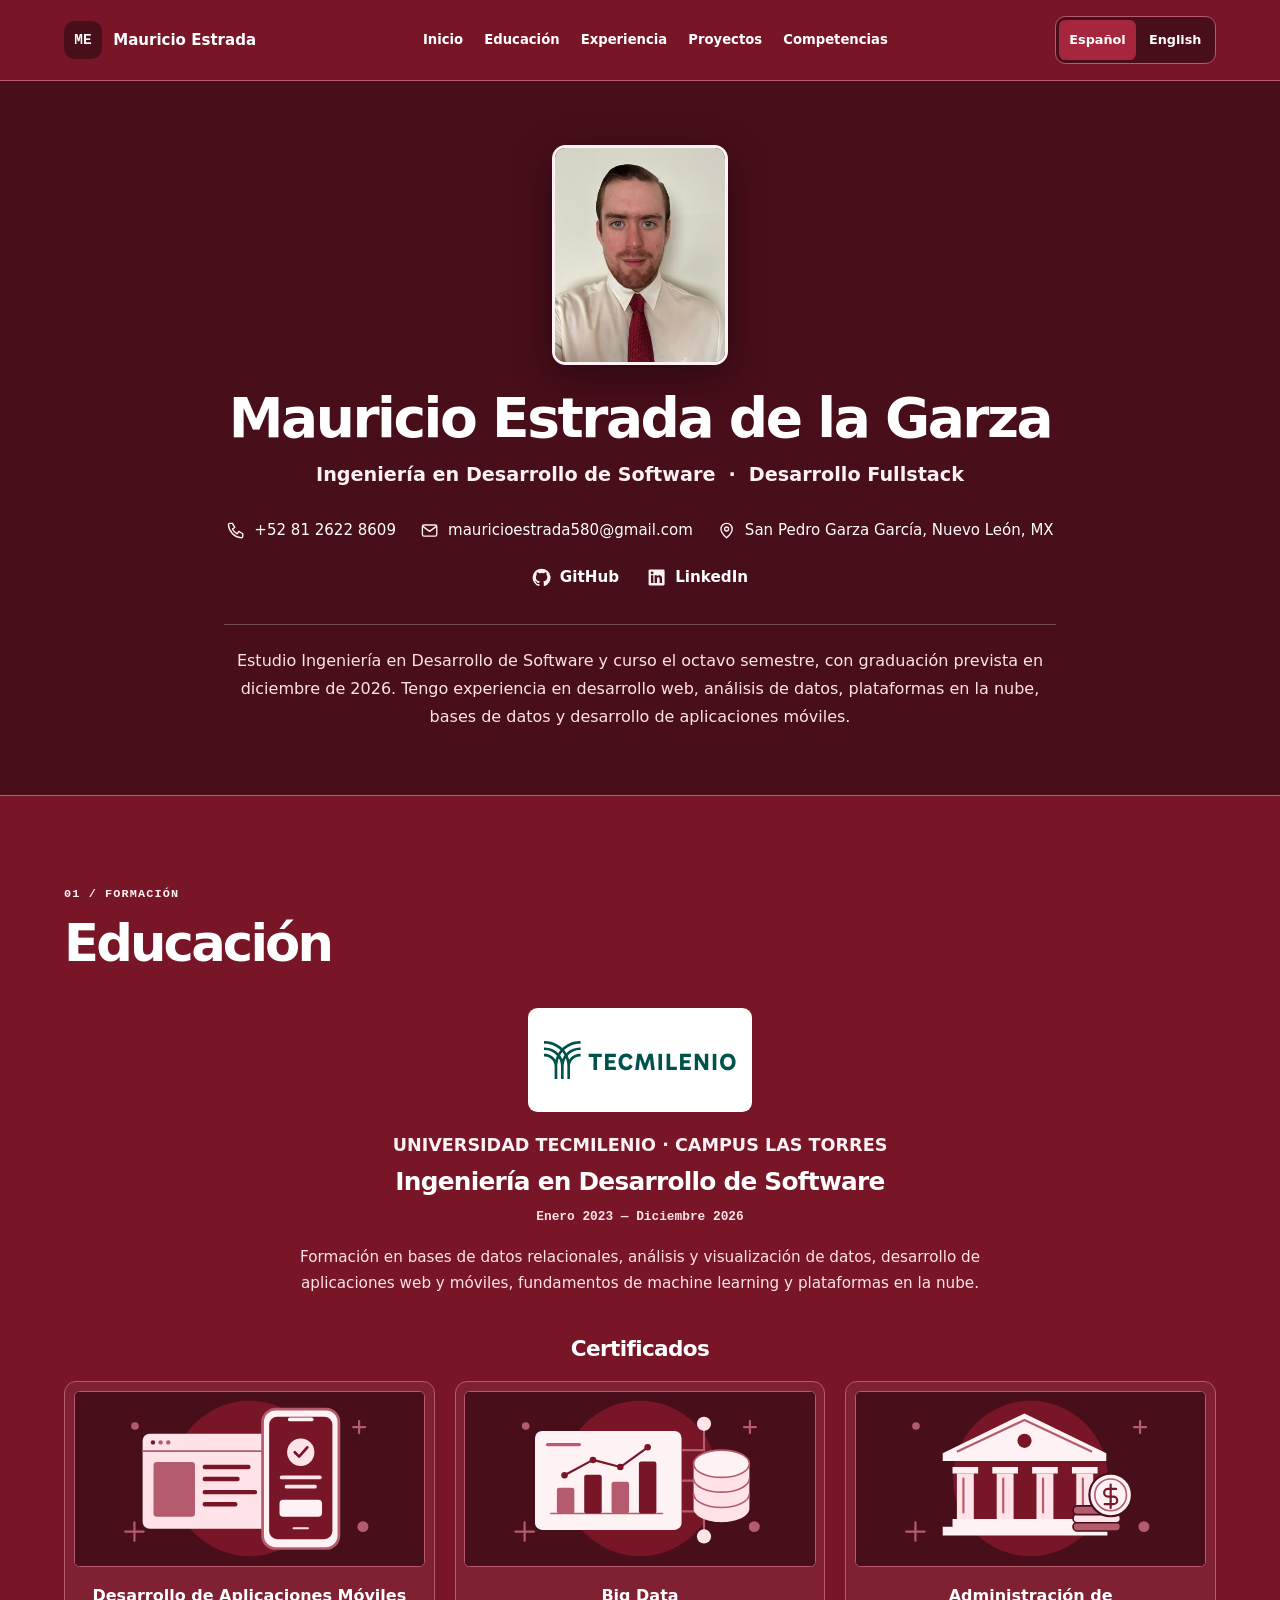
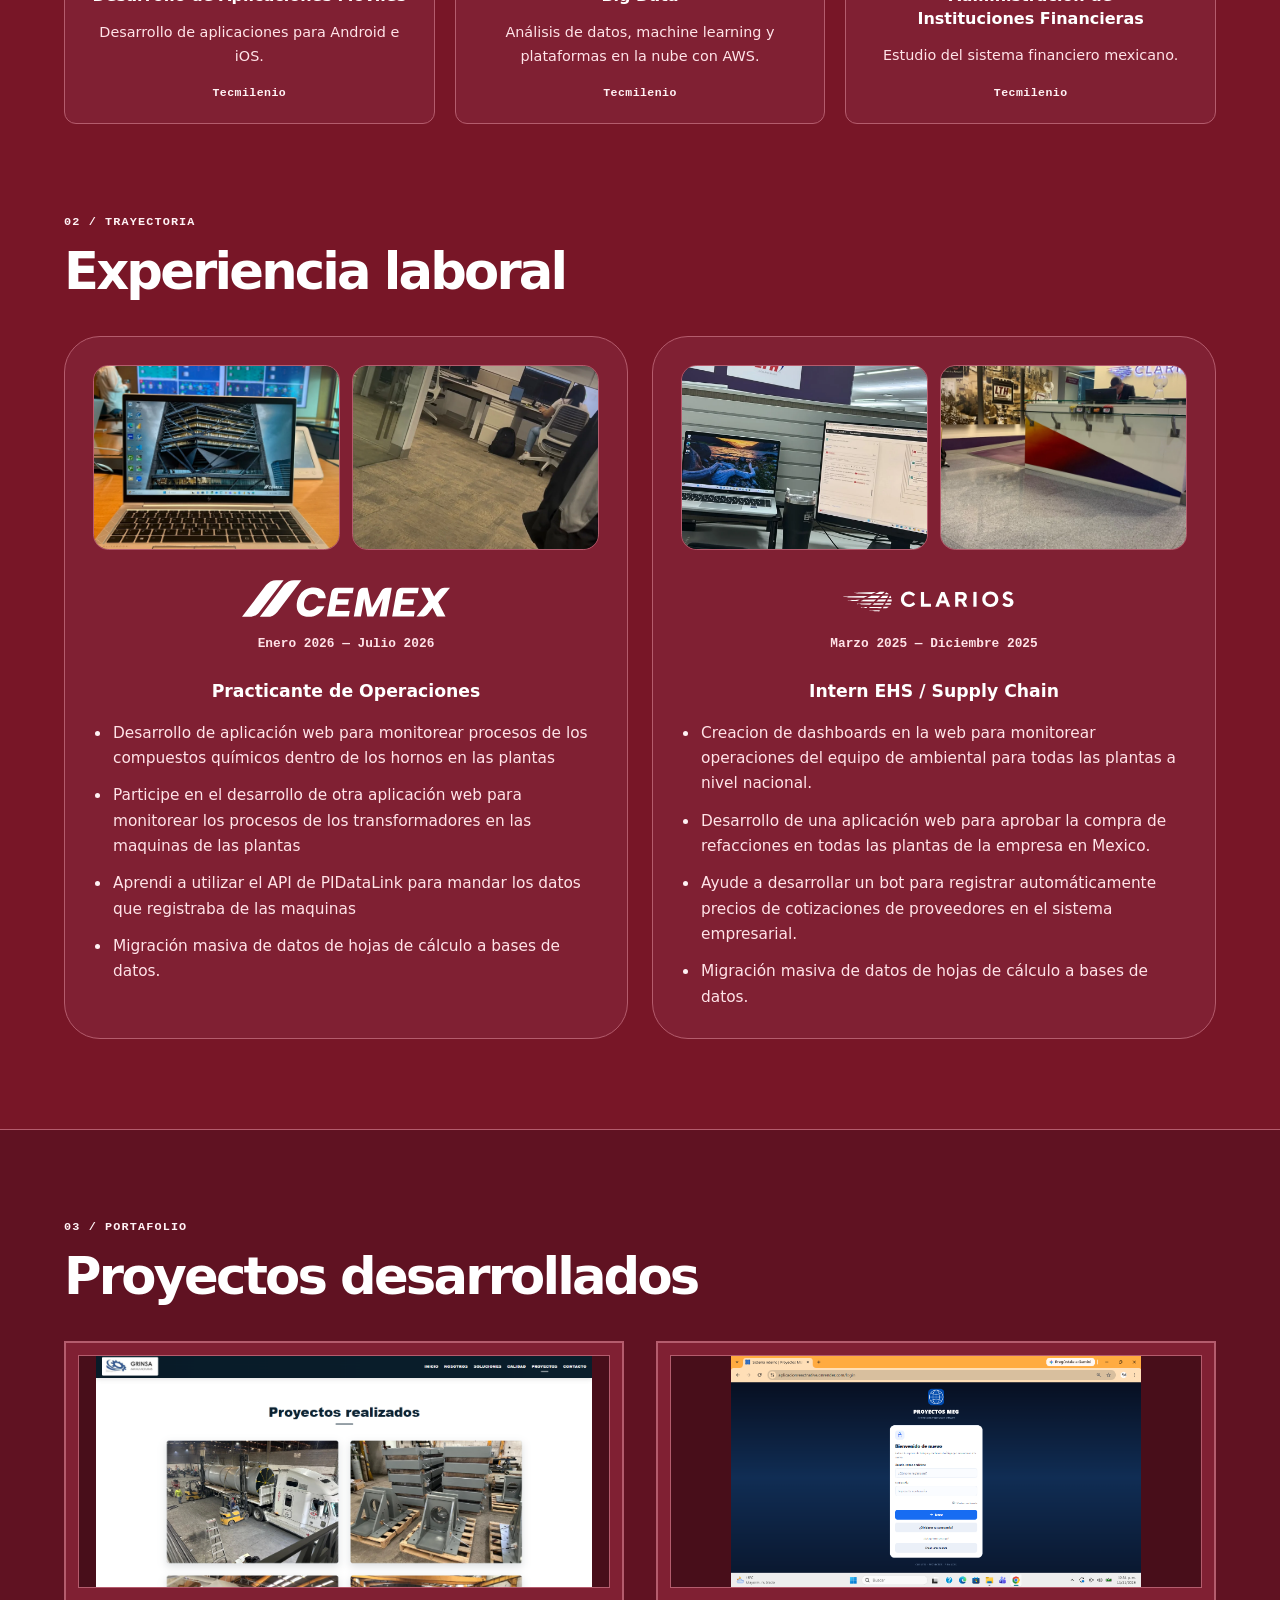
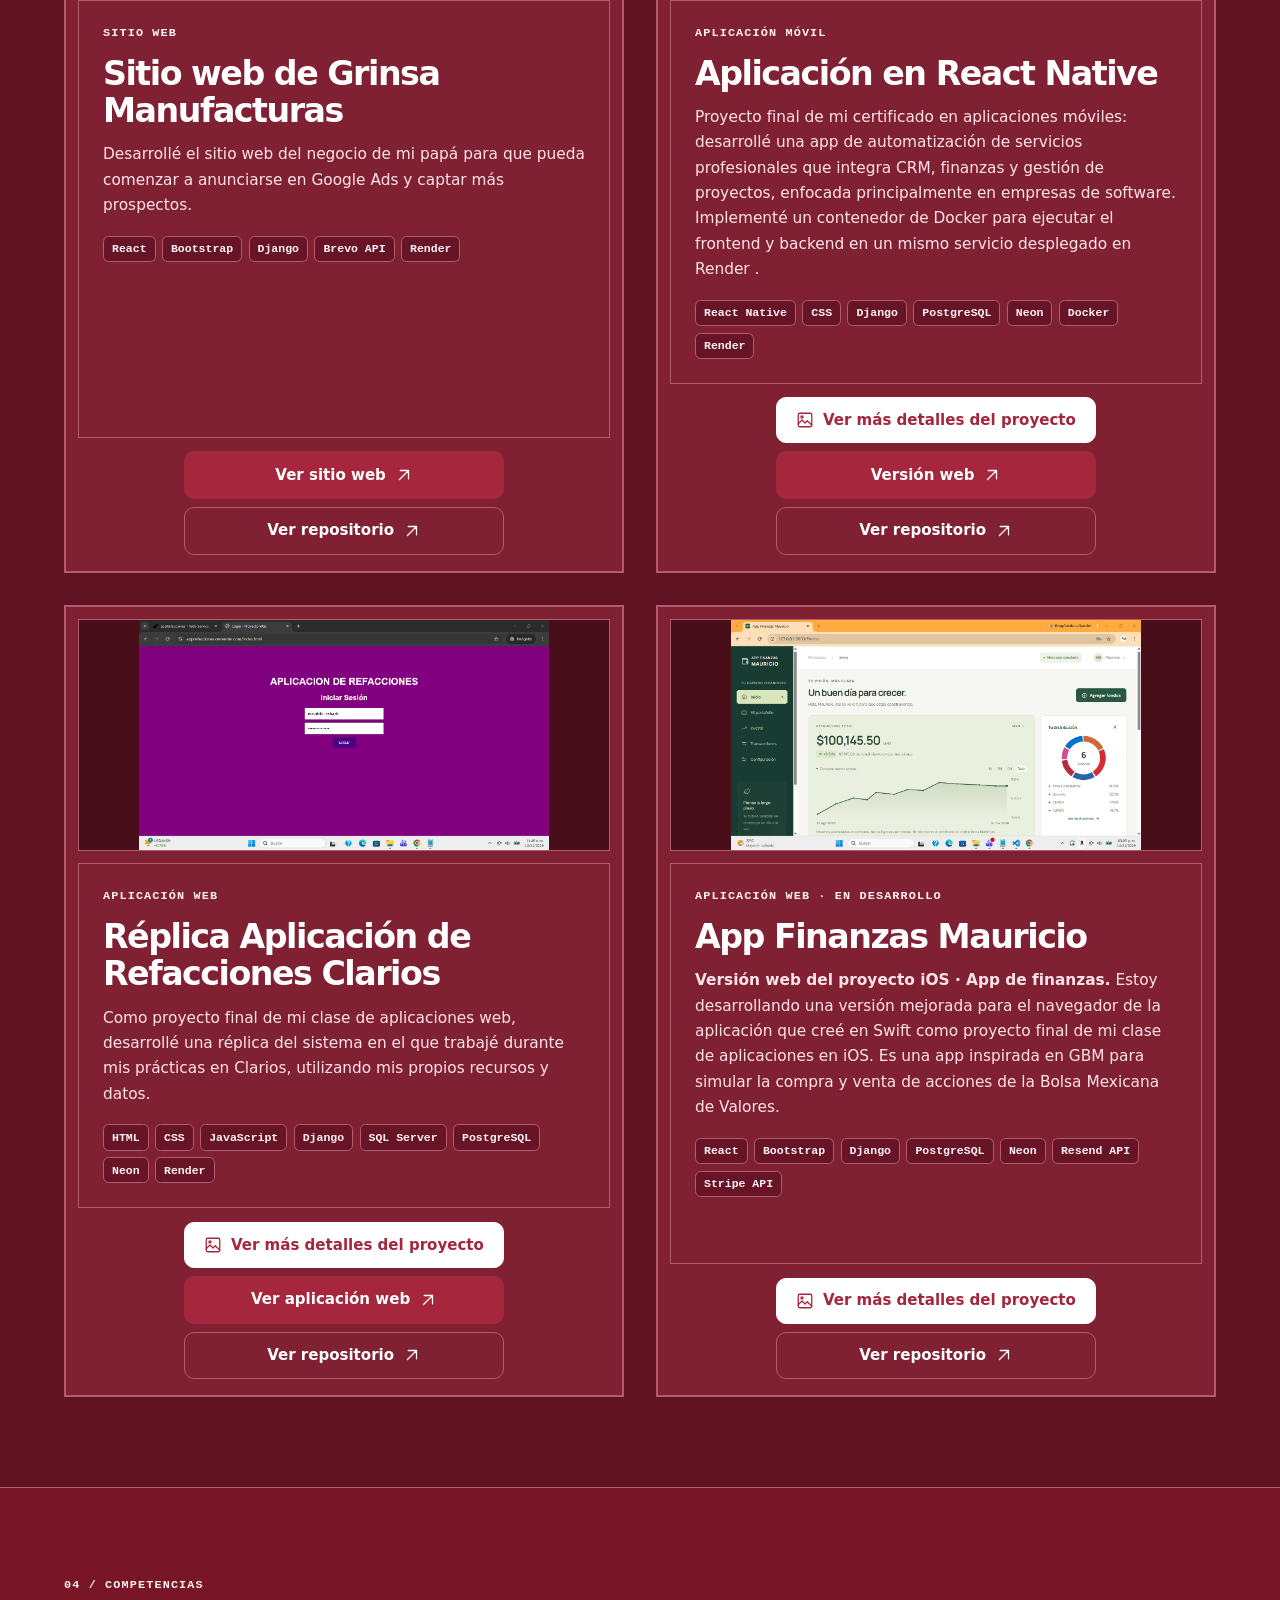
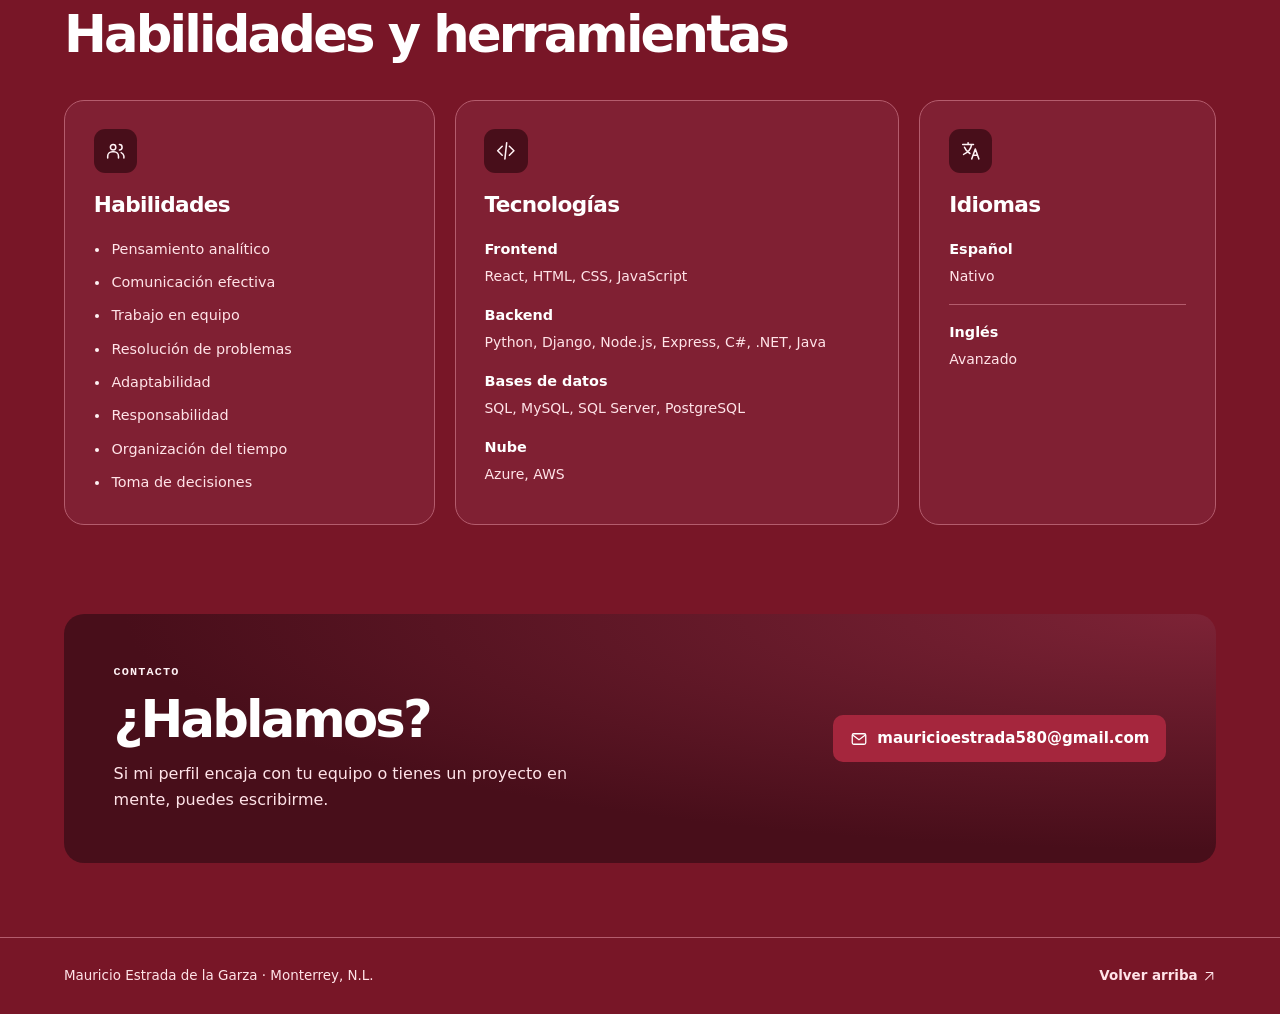
<file: index.html>
<!doctype html>
<html lang="es-MX">
<head>
  <meta charset="utf-8">
  <meta name="viewport" content="width=device-width, initial-scale=1">
  <meta name="description" content="Portafolio de Mauricio Estrada de la Garza: desarrollo web, formación, experiencia profesional y competencias en desarrollo de software en Monterrey." data-i18n-content="home.meta.description">
  <meta name="theme-color" content="#781627">
  <title data-i18n="home.meta.title">Mauricio Estrada de la Garza | Portafolio de desarrollo web</title>
  <link rel="icon" href="data:image/svg+xml,%3Csvg xmlns='http://www.w3.org/2000/svg' viewBox='0 0 48 48'%3E%3Crect width='48' height='48' rx='10' fill='%23480e1a'/%3E%3Ctext x='24' y='30' text-anchor='middle' fill='%23ffffff' font-family='monospace' font-size='18' font-weight='bold'%3EME%3C/text%3E%3C/svg%3E">
  <link rel="stylesheet" href="styles.css">
  <script src="i18n.js" defer></script>
  <script src="gallery.js" defer></script>
</head>
<body>
  <svg class="icon-library" xmlns="http://www.w3.org/2000/svg" aria-hidden="true">
    <symbol id="arrow-down" viewBox="0 0 24 24"><path d="M12 4v15m-6-6 6 6 6-6"/></symbol>
    <symbol id="arrow-up-right" viewBox="0 0 24 24"><path d="M6 18 18 6M7 6h11v11"/></symbol>
    <symbol id="chevron" viewBox="0 0 24 24"><path d="m6 9 6 6 6-6"/></symbol>
    <symbol id="arrow-left" viewBox="0 0 24 24"><path d="m14 5-7 7 7 7"/></symbol>
    <symbol id="arrow-right" viewBox="0 0 24 24"><path d="m10 5 7 7-7 7"/></symbol>
    <symbol id="close-icon" viewBox="0 0 24 24"><path d="m6 6 12 12M18 6 6 18"/></symbol>
    <symbol id="photos-icon" viewBox="0 0 24 24"><rect x="3" y="3" width="18" height="18" rx="2"/><circle cx="8" cy="8" r="1.5"/><path d="m3 17 5-5 4 4 3-3 6 6"/></symbol>
    <symbol id="phone-icon" viewBox="0 0 24 24"><path d="m8 3 3 5-3 2a13 13 0 0 0 6 6l2-3 5 3v3a2 2 0 0 1-2 2A18 18 0 0 1 3 5a2 2 0 0 1 2-2Z"/></symbol>
    <symbol id="location-icon" viewBox="0 0 24 24"><path d="M19 10c0 5-7 11-7 11S5 15 5 10a7 7 0 0 1 14 0Z"/><circle cx="12" cy="10" r="2.5"/></symbol>
    <symbol id="mail-icon" viewBox="0 0 24 24"><rect x="3" y="5" width="18" height="14" rx="2"/><path d="m4 7 8 6 8-6"/></symbol>
    <symbol id="github-icon" viewBox="0 0 24 24"><path d="M12 .8a11.2 11.2 0 0 0-3.54 21.83c.56.1.77-.24.77-.54v-2.1c-3.13.68-3.79-1.33-3.79-1.33-.51-1.3-1.25-1.65-1.25-1.65-1.02-.7.08-.68.08-.68 1.13.08 1.73 1.16 1.73 1.16 1 1.72 2.63 1.22 3.27.93.1-.73.39-1.22.71-1.5-2.5-.29-5.13-1.25-5.13-5.54 0-1.22.44-2.22 1.16-3-.12-.28-.5-1.42.11-2.95 0 0 .94-.3 3.08 1.15a10.7 10.7 0 0 1 5.6 0c2.14-1.45 3.08-1.15 3.08-1.15.61 1.53.23 2.67.11 2.95.72.78 1.16 1.78 1.16 3 0 4.3-2.63 5.25-5.14 5.53.4.35.76 1.03.76 2.08v3.1c0 .3.2.65.77.54A11.2 11.2 0 0 0 12 .8Z"/></symbol>
    <symbol id="linkedin-icon" viewBox="0 0 24 24"><path d="M20.45 2H3.55C2.69 2 2 2.68 2 3.52v16.96c0 .84.69 1.52 1.55 1.52h16.9c.86 0 1.55-.68 1.55-1.52V3.52c0-.84-.69-1.52-1.55-1.52ZM7.93 18.75H4.98V9.2h2.95v9.55ZM6.45 7.9a1.71 1.71 0 1 1 0-3.42 1.71 1.71 0 0 1 0 3.42Zm12.3 10.85H15.8V14.1c0-1.1-.02-2.52-1.54-2.52-1.54 0-1.78 1.2-1.78 2.44v4.73H9.53V9.2h2.83v1.3h.04a3.1 3.1 0 0 1 2.8-1.54c3 0 3.55 1.98 3.55 4.55v5.24Z"/></symbol>
    <symbol id="code-icon" viewBox="0 0 24 24"><path d="m8 7-5 5 5 5m8-10 5 5-5 5m-3-14-2 18"/></symbol>
    <symbol id="people-icon" viewBox="0 0 24 24"><circle cx="9" cy="8" r="3"/><path d="M3 20v-2a5 5 0 0 1 5-5h2a5 5 0 0 1 5 5v2m1-15a3 3 0 0 1 0 6m2 3a5 5 0 0 1 3 4v2"/></symbol>
    <symbol id="language-icon" viewBox="0 0 24 24"><path d="M3 5h12M9 3v2m4 0c-1 6-4 9-9 11m1-8c1 3 3 5 6 7m2 6 4-11 4 11m-6.5-4h5"/></symbol>
  </svg>

  <a class="skip-link" href="#contenido"><span data-i18n="common.skip">Saltar al contenido</span></a>
  <header class="site-header">
    <div class="container header-inner">
      <a class="wordmark" href="#inicio" aria-label="Mauricio Estrada, inicio" data-i18n-aria-label="common.brandHome"><span class="monogram" aria-hidden="true">ME</span><span>Mauricio Estrada</span></a>
      <nav class="site-nav" aria-label="Navegación principal" data-i18n-aria-label="common.nav.label">
        <a href="#inicio"><span data-i18n="common.nav.home">Inicio</span></a>
        <a href="#educacion"><span data-i18n="common.nav.education">Educación</span></a>
        <a href="#experiencia"><span data-i18n="common.nav.experience">Experiencia</span></a>
        <a href="#proyectos"><span data-i18n="common.nav.projects">Proyectos</span></a>
        <a href="#competencias"><span data-i18n="common.nav.skills">Competencias</span></a>
      </nav>
      <nav class="language-switch" aria-label="Idioma" data-i18n-aria-label="common.languageLabel"><a href="?lang=es" lang="es" hreflang="es" data-language="es">Español</a><a href="?lang=en" lang="en" hreflang="en" data-language="en">English</a></nav>
    </div>
  </header>

  <main id="contenido" tabindex="-1">
    <section class="hero" id="inicio" aria-labelledby="nombre">
      <div class="container hero-content">
        <img class="hero-portrait" src="assets/perfil-mauricio.jpeg" alt="Foto de perfil de Mauricio Estrada de la Garza" data-i18n-alt="home.portrait.alt" width="1200" height="1600" fetchpriority="high" decoding="async">
        <h1 id="nombre">Mauricio Estrada de la Garza</h1>
        <p class="hero-role"><span data-i18n="home.degree">Ingeniería en Desarrollo de Software</span> <span aria-hidden="true">·</span> <span data-i18n="home.role">Desarrollo Fullstack</span></p>
        <ul class="hero-contact-list" aria-label="Datos de contacto" data-i18n-aria-label="home.contact.label">
          <li><a href="tel:+528126228609"><svg class="icon" aria-hidden="true"><use href="#phone-icon"/></svg><span><span class="sr-only"><span data-i18n="home.contact.phone">Teléfono:</span> </span>+52 81 2622 8609</span></a></li>
          <li><a href="mailto:mauricioestrada580@gmail.com"><svg class="icon" aria-hidden="true"><use href="#mail-icon"/></svg><span><span class="sr-only"><span data-i18n="home.contact.email">Correo:</span> </span>mauricioestrada580<wbr>@gmail.com</span></a></li>
          <li><span class="hero-contact-item"><svg class="icon" aria-hidden="true"><use href="#location-icon"/></svg><span><span class="sr-only"><span data-i18n="home.contact.location">Ubicación:</span> </span>San Pedro Garza García, Nuevo León, MX</span></span></li>
        </ul>
        <ul class="hero-social-links" aria-label="Perfiles profesionales" data-i18n-aria-label="home.social.label">
          <li><a href="https://github.com/mauricioedlg" target="_blank" rel="noopener noreferrer"><svg class="icon icon-brand" aria-hidden="true"><use href="#github-icon"/></svg><span>GitHub<span class="sr-only"> <span data-i18n="common.newTab">(abre en una pestaña nueva)</span></span></span></a></li>
          <li><a href="https://www.linkedin.com/in/mauricio-estrada-de-la-garza-4939891a0/" target="_blank" rel="noopener noreferrer"><svg class="icon icon-brand" aria-hidden="true"><use href="#linkedin-icon"/></svg><span>LinkedIn<span class="sr-only"> <span data-i18n="common.newTab">(abre en una pestaña nueva)</span></span></span></a></li>
        </ul>
        <div class="hero-bio">
          <p><span data-i18n="home.biography">Estudio Ingeniería en Desarrollo de Software y curso el octavo semestre, con graduación prevista en diciembre de 2026.
            Tengo experiencia en desarrollo web, análisis de datos, plataformas en la nube, bases de datos y desarrollo de aplicaciones móviles.</span>
          </p>
        </div>
      </div>
    </section>

    <section class="section education-section" id="educacion" aria-labelledby="educacion-titulo">
      <div class="container">
        <div class="section-heading"><p class="eyebrow section-number"><span data-i18n="home.education.eyebrow">01 / Formación</span></p><h2 id="educacion-titulo"><span data-i18n="common.nav.education">Educación</span></h2></div>
        <div class="education-grid">
          <article class="education-card" aria-labelledby="carrera-titulo">
            <img class="education-logo" src="assets/tecmilenio-logo.svg" alt="Universidad Tecmilenio" width="244" height="48" loading="lazy" decoding="async">
            <p class="education-university"><span data-i18n="home.education.university">Universidad Tecmilenio · Campus Las Torres</span></p>
            <h3 id="carrera-titulo"><span data-i18n="home.degree">Ingeniería en Desarrollo de Software</span></h3>
            <p class="period"><time datetime="2023-01"><span data-i18n="home.education.start">Enero 2023</span></time> — <time datetime="2026-12"><span data-i18n="home.education.end">Diciembre 2026</span></time></p>
            <p class="education-description"><span data-i18n="home.education.description">Formación en bases de datos relacionales, análisis y visualización de datos, desarrollo de aplicaciones web y móviles, fundamentos de machine learning y plataformas en la nube.</span></p>
          </article>
          <div class="certifications" aria-labelledby="certificaciones-titulo">
            <h3 id="certificaciones-titulo"><span data-i18n="home.certificates.title">Certificados</span></h3>
            <ul class="certificate-list">
              <li class="certificate-card">
                <img class="certificate-image" src="assets/certificaciones/aplicaciones-moviles.svg" alt="" width="640" height="320" loading="lazy" decoding="async">
                <div class="certificate-copy"><h4><span data-i18n="home.certificates.mobile.title">Desarrollo de Aplicaciones Móviles</span></h4><p><span data-i18n="home.certificates.mobile.description">Desarrollo de aplicaciones para Android e iOS.</span></p><span class="certificate-provider">Tecmilenio</span></div>
              </li>
              <li class="certificate-card">
                <img class="certificate-image" src="assets/certificaciones/big-data.svg" alt="" width="640" height="320" loading="lazy" decoding="async">
                <div class="certificate-copy"><h4>Big Data</h4><p><span data-i18n="home.certificates.data.description">Análisis de datos, machine learning y plataformas en la nube con AWS.</span></p><span class="certificate-provider">Tecmilenio</span></div>
              </li>
              <li class="certificate-card">
                <img class="certificate-image" src="assets/certificaciones/instituciones-financieras.svg" alt="" width="640" height="320" loading="lazy" decoding="async">
                <div class="certificate-copy"><h4><span data-i18n="home.certificates.finance.title">Administración de Instituciones Financieras</span></h4><p><span data-i18n="home.certificates.finance.description">Estudio del sistema financiero mexicano.</span></p><span class="certificate-provider">Tecmilenio</span></div>
              </li>

            </ul>
          </div>
        </div>
      </div>
    </section>

    <section class="section experience-section" id="experiencia" aria-labelledby="experiencia-titulo">
      <div class="container">
        <div class="section-heading"><p class="eyebrow section-number"><span data-i18n="home.experience.eyebrow">02 / Trayectoria</span></p><h2 id="experiencia-titulo"><span data-i18n="home.experience.title">Experiencia laboral</span></h2></div>
        <div class="experience-grid">
          <article class="experience-card" aria-labelledby="experiencia-cemex">
            <div class="experience-gallery" role="group" aria-label="Fotografías de mi experiencia en CEMEX" data-i18n-aria-label="home.experience.cemex.gallery">
              <a class="experience-photo" href="fotoCemex1.webp" target="_blank" rel="noopener noreferrer">
                <img src="fotoCemex1.webp" alt="Laptop de trabajo frente a las pantallas de monitoreo de CEMEX" data-i18n-alt="home.experience.cemex.photo1" width="1200" height="1600" loading="lazy" decoding="async">
                <span class="sr-only"><span data-i18n="home.experience.fullPhoto">Ver foto completa en una pestaña nueva</span></span>
              </a>
              <a class="experience-photo" href="fotoCemex2.webp" target="_blank" rel="noopener noreferrer">
                <img src="fotoCemex2.webp" alt="Área de trabajo de CEMEX con estaciones y pantallas de monitoreo" data-i18n-alt="home.experience.cemex.photo2" width="908" height="1600" loading="lazy" decoding="async">
                <span class="sr-only"><span data-i18n="home.experience.fullPhoto">Ver foto completa en una pestaña nueva</span></span>
              </a>
            </div>
            <div class="experience-card-body">
              <div class="experience-meta"><h3 id="experiencia-cemex"><img class="company-logo" src="assets/cemex-logo.svg" alt="CEMEX" width="1664" height="297" decoding="async"></h3><p class="period"><time datetime="2026-01"><span data-i18n="home.experience.cemex.start">Enero 2026</span></time> — <time datetime="2026-07"><span data-i18n="home.experience.cemex.end">Julio 2026</span></time></p></div>
              <h4 class="experience-role"><span data-i18n="home.experience.cemex.role">Practicante de Operaciones</span></h4>
              <ul class="experience-tasks">
                <li><span data-i18n="home.experience.cemex.task1">Desarrollo de aplicación web para monitorear procesos de los compuestos químicos dentro de los hornos en las plantas</span></li>
                <li><span data-i18n="home.experience.cemex.task2">Participe en el desarrollo de otra aplicación web para monitorear los procesos de los transformadores en las maquinas de las plantas</span></li>
                <li><span data-i18n="home.experience.cemex.task3">Aprendi a utilizar el API de PIDataLink para mandar los datos que registraba de las maquinas</span></li>
                <li><span data-i18n="home.experience.dataMigration">Migración masiva de datos de hojas de cálculo a bases de datos.</span></li>
              </ul>
            </div>
          </article>
          <article class="experience-card" aria-labelledby="experiencia-clarios">
            <div class="experience-gallery" role="group" aria-label="Fotografías de mi experiencia en Clarios" data-i18n-aria-label="home.experience.clarios.gallery">
              <a class="experience-photo" href="fotoClarios1.webp" target="_blank" rel="noopener noreferrer">
                <img src="fotoClarios1.webp" alt="Escritorio de trabajo en Clarios con laptop y monitor de automatizaciones" data-i18n-alt="home.experience.clarios.photo1" width="900" height="1600" loading="lazy" decoding="async">
                <span class="sr-only"><span data-i18n="home.experience.fullPhoto">Ver foto completa en una pestaña nueva</span></span>
              </a>
              <a class="experience-photo" href="fotoClarios2.webp" target="_blank" rel="noopener noreferrer">
                <img src="fotoClarios2.webp" alt="Recepción de Clarios con su logotipo y exhibición de baterías LTH" data-i18n-alt="home.experience.clarios.photo2" width="1200" height="1600" loading="lazy" decoding="async">
                <span class="sr-only"><span data-i18n="home.experience.fullPhoto">Ver foto completa en una pestaña nueva</span></span>
              </a>
            </div>
            <div class="experience-card-body">
              <div class="experience-meta"><h3 id="experiencia-clarios"><img class="company-logo" src="assets/clarios-logo.svg" alt="Clarios" width="320" height="70" decoding="async"></h3><p class="period"><time datetime="2025-03"><span data-i18n="home.experience.clarios.start">Marzo 2025</span></time> — <time datetime="2025-12"><span data-i18n="home.experience.clarios.end">Diciembre 2025</span></time></p></div>
              <h4 class="experience-role">Intern EHS / Supply Chain</h4>
              <ul class="experience-tasks">
                <li><span data-i18n="home.experience.clarios.task1">Creacion de dashboards en la web para monitorear operaciones del equipo de ambiental para todas las plantas a nivel nacional.</span></li>
                <li><span data-i18n="home.experience.clarios.task2">Desarrollo de una aplicación web para aprobar la compra de refacciones en todas las plantas de la empresa en Mexico.</span></li>
                <li><span data-i18n="home.experience.clarios.task3">Ayude a desarrollar un bot para registrar automáticamente precios de cotizaciones de proveedores en el sistema empresarial.</span></li>
                <li><span data-i18n="home.experience.dataMigration">Migración masiva de datos de hojas de cálculo a bases de datos.</span></li>
              </ul>
            </div>
          </article>
        </div>
      </div>
    </section>

    <section class="section projects-section" id="proyectos" aria-labelledby="proyectos-titulo">
      <div class="container">
        <div class="section-heading"><p class="eyebrow section-number"><span data-i18n="home.projects.eyebrow">03 / Portafolio</span></p><h2 id="proyectos-titulo"><span data-i18n="home.projects.title">Proyectos desarrollados</span></h2></div>
        <!-- PROYECTOS: Grinsa Manufacturas, Aplicación en React Native, Réplica Aplicación de Refacciones Clarios y App Finanzas Mauricio.
             Duplica un article y asigna un identificador único para añadir otro proyecto. -->
        <div class="project-list" id="lista-proyectos">
          <article class="project-card" aria-labelledby="proyecto-01">
            <img class="project-image project-screenshot" src="assets/grinsa-manufacturas.webp" alt="Captura del sitio web de Grinsa Manufacturas con su galería de proyectos realizados" data-i18n-alt="home.projects.grinsa.image" width="1350" height="627" loading="lazy" decoding="async">
            <div class="card-body">
              <p class="eyebrow project-kind"><span data-i18n="home.projects.website">Sitio web</span></p>
              <h3 id="proyecto-01"><span data-i18n="home.projects.grinsa.title">Sitio web de Grinsa Manufacturas</span></h3>
              <p class="project-description"><span data-i18n="home.projects.grinsa.description">Desarrollé el sitio web del negocio de mi papá para que pueda comenzar a anunciarse en Google Ads y captar más prospectos.</span></p>
              <ul class="tags" aria-label="Tecnologías de Grinsa Manufacturas" data-i18n-aria-label="home.projects.grinsa.technologies"><li>React</li><li>Bootstrap</li><li>Django</li><li>Brevo API</li><li>Render</li></ul>
            </div>
            <div class="project-links" role="group" aria-label="Enlaces de Grinsa Manufacturas" data-i18n-aria-label="home.projects.grinsa.links">
                <a class="button button-primary" href="https://www.grinsa.mx/" target="_blank" rel="noopener noreferrer"><span data-i18n="home.projects.viewWebsite">Ver sitio web</span> <span class="sr-only"><span data-i18n="common.newTab">(abre en una pestaña nueva)</span></span><svg class="icon" aria-hidden="true"><use href="#arrow-up-right"/></svg></a>
                <a class="button button-outline" href="https://github.com/paginagrinsa/grinsaManufacturas/tree/2.5" target="_blank" rel="noopener noreferrer"><span data-i18n="common.viewRepository">Ver repositorio</span> <span class="sr-only"><span data-i18n="common.githubNewTab">en GitHub (abre en una pestaña nueva)</span></span><svg class="icon" aria-hidden="true"><use href="#arrow-up-right"/></svg></a>
            </div>
          </article>
          <article class="project-card" aria-labelledby="proyecto-02">
            <img class="project-image project-screenshot" src="assets/aplicacion-react-native.webp" alt="Inicio de sesión de Proyectos MEG en el navegador con el botón ¿Olvidaste tu contraseña?" data-i18n-alt="home.projects.reactNative.image" width="1365" height="767" loading="lazy" decoding="async">
            <div class="card-body">
              <p class="eyebrow project-kind"><span data-i18n="home.projects.mobile">Aplicación móvil</span></p>
              <h3 id="proyecto-02"><span data-i18n="home.projects.reactNative.title">Aplicación en React Native</span></h3>
              <p class="project-description"><span data-i18n="home.projects.reactNative.description">Proyecto final de mi certificado en aplicaciones móviles: desarrollé una app de automatización de servicios profesionales que integra CRM, finanzas y gestión de proyectos, enfocada principalmente en empresas de software. Implementé un contenedor de Docker para ejecutar el frontend y backend en un mismo servicio desplegado en Render .</span></p>
              <ul class="tags" aria-label="Tecnologías de la aplicación en React Native" data-i18n-aria-label="home.projects.reactNative.technologies"><li>React Native</li><li>CSS</li><li>Django</li><li>PostgreSQL</li><li>Neon</li><li>Docker</li><li>Render</li></ul>
            </div>
            <div class="project-links" role="group" aria-label="Enlaces de la aplicación en React Native" data-i18n-aria-label="home.projects.reactNative.links">
                <a class="button button-project-details" href="proyecto-react-native.html"><svg class="icon" aria-hidden="true"><use href="#photos-icon"/></svg><span data-i18n="home.projects.details">Ver más detalles del proyecto</span><span class="sr-only"> <span data-i18n="home.projects.reactNative.detailsLabel">de la aplicación en React Native</span></span></a>
                <a class="button button-primary" href="https://aplicacionreactnative.onrender.com/login" target="_blank" rel="noopener noreferrer"><span data-i18n="common.webVersion">Versión web</span> <span class="sr-only"><span data-i18n="common.newTab">(abre en una pestaña nueva)</span></span><svg class="icon" aria-hidden="true"><use href="#arrow-up-right"/></svg></a>
                <a class="button button-outline" href="https://github.com/mauricioedlg/aplicacionReactNative/tree/v1" target="_blank" rel="noopener noreferrer"><span data-i18n="common.viewRepository">Ver repositorio</span> <span class="sr-only"><span data-i18n="common.githubNewTab">en GitHub (abre en una pestaña nueva)</span></span><svg class="icon" aria-hidden="true"><use href="#arrow-up-right"/></svg></a>
            </div>
          </article>
          <article class="project-card" aria-labelledby="proyecto-03">
            <img class="project-image project-screenshot" src="assets/aplicacion-refacciones-clarios.webp" alt="Pantalla de inicio de sesión de la réplica de la Aplicación de Refacciones Clarios" data-i18n-alt="home.projects.spareParts.image" width="1365" height="767" loading="lazy" decoding="async">
            <div class="card-body">
              <p class="eyebrow project-kind"><span data-i18n="home.projects.web">Aplicación web</span></p>
              <h3 id="proyecto-03"><span data-i18n="home.projects.spareParts.title">Réplica Aplicación de Refacciones Clarios</span></h3>
              <p class="project-description"><span data-i18n="home.projects.spareParts.description">Como proyecto final de mi clase de aplicaciones web, desarrollé una réplica del sistema en el que trabajé durante mis prácticas en Clarios, utilizando mis propios recursos y datos.</span></p>
              <ul class="tags" aria-label="Tecnologías de la réplica de la Aplicación de Refacciones Clarios" data-i18n-aria-label="home.projects.spareParts.technologies"><li>HTML</li><li>CSS</li><li>JavaScript</li><li>Django</li><li>SQL Server</li><li>PostgreSQL</li><li>Neon</li><li>Render</li></ul>
            </div>
            <div class="project-links" role="group" aria-label="Enlaces de la réplica de la Aplicación de Refacciones Clarios" data-i18n-aria-label="home.projects.spareParts.links">
                <a class="button button-project-details" href="proyecto-refacciones.html"><svg class="icon" aria-hidden="true"><use href="#photos-icon"/></svg><span data-i18n="home.projects.details">Ver más detalles del proyecto</span><span class="sr-only"> <span data-i18n="home.projects.spareParts.detailsLabel">de la Aplicación de Refacciones Clarios</span></span></a>
                <a class="button button-primary" href="https://apprefacciones.onrender.com/index.html" target="_blank" rel="noopener noreferrer"><span data-i18n="common.viewWebApp">Ver aplicación web</span> <span class="sr-only"><span data-i18n="common.newTab">(abre en una pestaña nueva)</span></span><svg class="icon" aria-hidden="true"><use href="#arrow-up-right"/></svg></a>
                <a class="button button-outline" href="https://github.com/mauricioedlg/appRefacciones" target="_blank" rel="noopener noreferrer"><span data-i18n="common.viewRepository">Ver repositorio</span> <span class="sr-only"><span data-i18n="common.githubNewTab">en GitHub (abre en una pestaña nueva)</span></span><svg class="icon" aria-hidden="true"><use href="#arrow-up-right"/></svg></a>
            </div>
          </article>
          <article class="project-card" aria-labelledby="proyecto-04">
            <img class="project-image project-screenshot" src="assets/app-finanzas-mauricio.webp" alt="Panel de inicio de App Finanzas Mauricio en el navegador con patrimonio total, gráfica de evolución y distribución de activos en un mercado simulado" data-i18n-alt="home.projects.finance.image" width="1365" height="767" loading="lazy" decoding="async">
            <div class="card-body">
              <p class="eyebrow project-kind"><span data-i18n="home.projects.inDevelopment">Aplicación web · En desarrollo</span></p>
              <h3 id="proyecto-04">App Finanzas Mauricio</h3>
              <p class="project-description"><strong><span data-i18n="home.projects.finance.summary">Versión web del proyecto iOS · App de finanzas.</span></strong> <span data-i18n="home.projects.finance.description">Estoy desarrollando una versión mejorada para el navegador de la aplicación que creé en Swift como proyecto final de mi clase de aplicaciones en iOS. Es una app inspirada en GBM para simular la compra y venta de acciones de la Bolsa Mexicana de Valores.</span></p>
              <ul class="tags" aria-label="Tecnologías de App Finanzas Mauricio" data-i18n-aria-label="home.projects.finance.technologies"><li>React</li><li>Bootstrap</li><li>Django</li><li>PostgreSQL</li><li>Neon</li><li>Resend API</li><li>Stripe API</li></ul>
            </div>
            <div class="project-links" role="group" aria-label="Enlaces de App Finanzas Mauricio" data-i18n-aria-label="home.projects.finance.links">
                <a class="button button-project-details" href="proyecto-app-finanzas.html"><svg class="icon" aria-hidden="true"><use href="#photos-icon"/></svg><span data-i18n="home.projects.details">Ver más detalles del proyecto</span><span class="sr-only"> App Finanzas Mauricio</span></a>
                <a class="button button-outline" href="https://github.com/mauricioedlg/replicaAppFinanzas" target="_blank" rel="noopener noreferrer"><span data-i18n="common.viewRepository">Ver repositorio</span> <span class="sr-only"><span data-i18n="common.githubNewTab">en GitHub (abre en una pestaña nueva)</span></span><svg class="icon" aria-hidden="true"><use href="#arrow-up-right"/></svg></a>
            </div>
          </article>
        </div>
      </div>
    </section>

    <section class="section competencies-section" id="competencias" aria-labelledby="competencias-titulo">
      <div class="container">
        <div class="section-heading"><p class="eyebrow section-number"><span data-i18n="home.skills.eyebrow">04 / Competencias</span></p><h2 id="competencias-titulo"><span data-i18n="home.skills.title">Habilidades y herramientas</span></h2></div>
        <div class="competencies-grid">
          <article class="competency-card" aria-labelledby="habilidades-titulo">
            <span class="competency-icon"><svg class="icon" aria-hidden="true"><use href="#people-icon"/></svg></span>
            <h3 id="habilidades-titulo"><span data-i18n="home.skills.soft.title">Habilidades</span></h3>
            <ul class="skill-list"><li><span data-i18n="home.skills.analytical">Pensamiento analítico</span></li><li><span data-i18n="home.skills.communication">Comunicación efectiva</span></li><li><span data-i18n="home.skills.teamwork">Trabajo en equipo</span></li><li><span data-i18n="home.skills.problemSolving">Resolución de problemas</span></li><li><span data-i18n="home.skills.adaptability">Adaptabilidad</span></li><li><span data-i18n="home.skills.responsibility">Responsabilidad</span></li><li><span data-i18n="home.skills.timeManagement">Organización del tiempo</span></li><li><span data-i18n="home.skills.decisionMaking">Toma de decisiones</span></li></ul>
          </article>
          <article class="competency-card technology-card" aria-labelledby="tecnologias-titulo">
            <span class="competency-icon"><svg class="icon" aria-hidden="true"><use href="#code-icon"/></svg></span>
            <h3 id="tecnologias-titulo"><span data-i18n="home.skills.technologies">Tecnologías</span></h3>
            <dl class="technology-list">
              <div><dt>Frontend</dt><dd>React, HTML, CSS, JavaScript</dd></div>
              <div><dt>Backend</dt><dd>Python, Django, Node.js, Express, C#, .NET, Java</dd></div>
              <div><dt><span data-i18n="home.skills.databases">Bases de datos</span></dt><dd>SQL, MySQL, SQL Server, PostgreSQL</dd></div>
              <div><dt><span data-i18n="home.skills.cloud">Nube</span></dt><dd>Azure, AWS</dd></div>
            </dl>
          </article>
          <article class="competency-card" aria-labelledby="idiomas-titulo">
            <span class="competency-icon"><svg class="icon" aria-hidden="true"><use href="#language-icon"/></svg></span>
            <h3 id="idiomas-titulo"><span data-i18n="home.languages.title">Idiomas</span></h3>
            <dl class="language-list"><div><dt><span data-i18n="home.languages.spanish">Español</span></dt><dd><span data-i18n="home.languages.native">Nativo</span></dd></div><div><dt><span data-i18n="home.languages.english">Inglés</span></dt><dd><span data-i18n="home.languages.advanced">Avanzado</span></dd></div></dl>
          </article>
        </div>
      </div>
    </section>

    <section class="container contact-section" id="contacto" aria-labelledby="contacto-titulo">
      <div class="contact-panel">
        <div><p class="eyebrow"><span data-i18n="common.contact.eyebrow">Contacto</span></p><h2 id="contacto-titulo"><span data-i18n="common.contact.title">¿Hablamos?</span></h2><p><span data-i18n="common.contact.description">Si mi perfil encaja con tu equipo o tienes un proyecto en mente, puedes escribirme.</span></p></div>
        <a class="button button-contact" href="mailto:mauricioestrada580@gmail.com"><svg class="icon" aria-hidden="true"><use href="#mail-icon"/></svg><span>mauricioestrada580<wbr>@gmail.com</span></a>
      </div>
    </section>
  </main>
  <footer class="site-footer">
    <div class="container footer-inner"><p>Mauricio Estrada de la Garza <span>· Monterrey, N.L.</span></p><a href="#inicio"><span data-i18n="common.backTop">Volver arriba</span> <svg class="icon" aria-hidden="true"><use href="#arrow-up-right"/></svg></a></div>
  </footer>
</body>
</html>
</file>
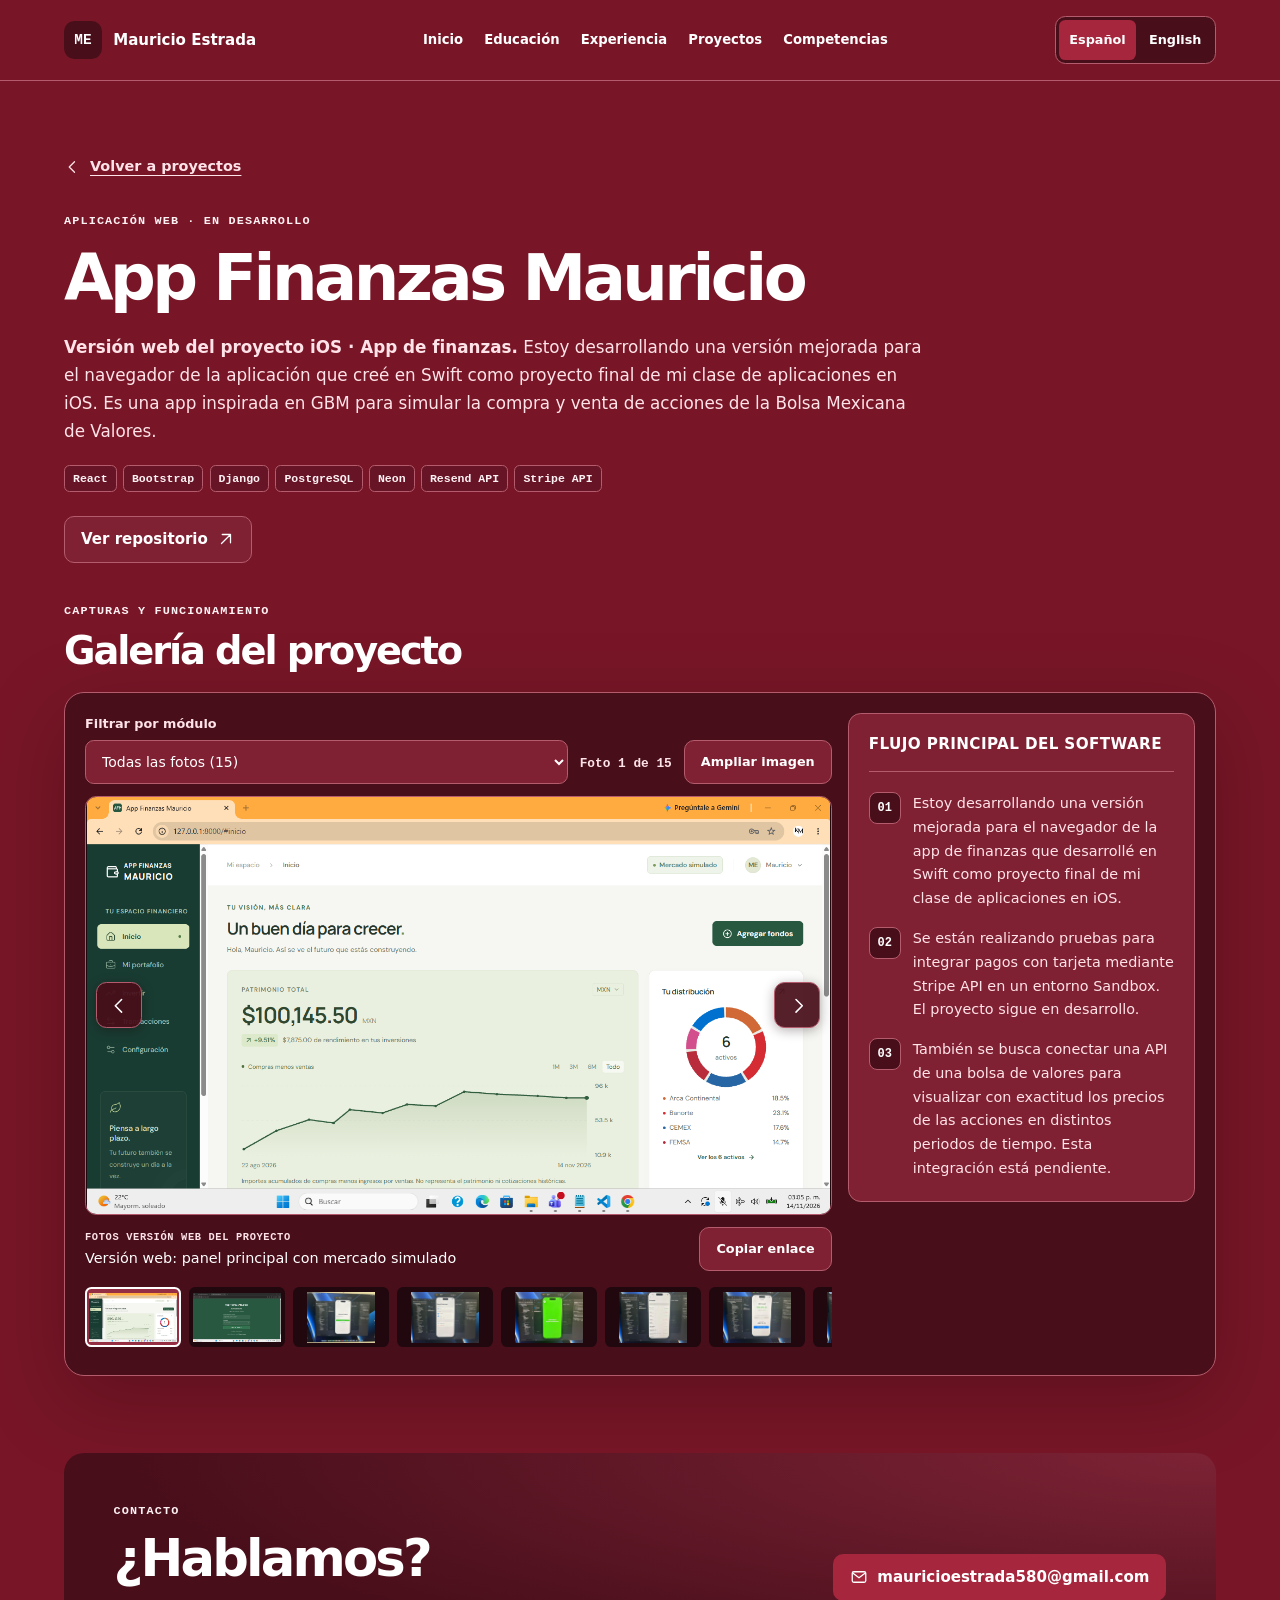
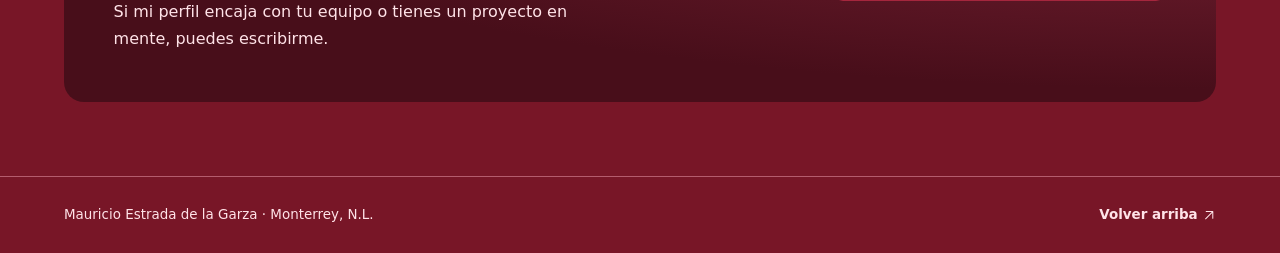
<file: proyecto-app-finanzas.html>
<!doctype html>
<html lang="es-MX">
<head>
  <meta charset="utf-8">
  <meta name="viewport" content="width=device-width, initial-scale=1">
  <meta name="description" data-i18n-content="projects.finance.meta" content="App Finanzas Mauricio: detalles, tecnologías, capturas y funcionamiento del proyecto de Mauricio Estrada de la Garza.">
  <meta name="theme-color" content="#781627">
  <title data-i18n="projects.finance.title">App Finanzas Mauricio | Mauricio Estrada</title>
  <link rel="icon" href="data:image/svg+xml,%3Csvg xmlns='http://www.w3.org/2000/svg' viewBox='0 0 48 48'%3E%3Crect width='48' height='48' rx='10' fill='%23480e1a'/%3E%3Ctext x='24' y='30' text-anchor='middle' fill='%23ffffff' font-family='monospace' font-size='18' font-weight='bold'%3EME%3C/text%3E%3C/svg%3E">
  <link rel="stylesheet" href="styles.css">
  <script src="i18n.js" defer></script>
  <script src="assets/galleries/app-finanzas/gallery-data.js" defer></script>
  <script src="gallery.js" defer></script>
</head>
<body id="inicio">
  <svg class="icon-library" xmlns="http://www.w3.org/2000/svg" aria-hidden="true">
    <symbol id="arrow-down" viewBox="0 0 24 24"><path d="M12 4v15m-6-6 6 6 6-6"/></symbol>
    <symbol id="arrow-up-right" viewBox="0 0 24 24"><path d="M6 18 18 6M7 6h11v11"/></symbol>
    <symbol id="chevron" viewBox="0 0 24 24"><path d="m6 9 6 6 6-6"/></symbol>
    <symbol id="arrow-left" viewBox="0 0 24 24"><path d="m14 5-7 7 7 7"/></symbol>
    <symbol id="arrow-right" viewBox="0 0 24 24"><path d="m10 5 7 7-7 7"/></symbol>
    <symbol id="close-icon" viewBox="0 0 24 24"><path d="m6 6 12 12M18 6 6 18"/></symbol>
    <symbol id="photos-icon" viewBox="0 0 24 24"><rect x="3" y="3" width="18" height="18" rx="2"/><circle cx="8" cy="8" r="1.5"/><path d="m3 17 5-5 4 4 3-3 6 6"/></symbol>
    <symbol id="phone-icon" viewBox="0 0 24 24"><path d="m8 3 3 5-3 2a13 13 0 0 0 6 6l2-3 5 3v3a2 2 0 0 1-2 2A18 18 0 0 1 3 5a2 2 0 0 1 2-2Z"/></symbol>
    <symbol id="location-icon" viewBox="0 0 24 24"><path d="M19 10c0 5-7 11-7 11S5 15 5 10a7 7 0 0 1 14 0Z"/><circle cx="12" cy="10" r="2.5"/></symbol>
    <symbol id="mail-icon" viewBox="0 0 24 24"><rect x="3" y="5" width="18" height="14" rx="2"/><path d="m4 7 8 6 8-6"/></symbol>
    <symbol id="code-icon" viewBox="0 0 24 24"><path d="m8 7-5 5 5 5m8-10 5 5-5 5m-3-14-2 18"/></symbol>
    <symbol id="people-icon" viewBox="0 0 24 24"><circle cx="9" cy="8" r="3"/><path d="M3 20v-2a5 5 0 0 1 5-5h2a5 5 0 0 1 5 5v2m1-15a3 3 0 0 1 0 6m2 3a5 5 0 0 1 3 4v2"/></symbol>
    <symbol id="language-icon" viewBox="0 0 24 24"><path d="M3 5h12M9 3v2m4 0c-1 6-4 9-9 11m1-8c1 3 3 5 6 7m2 6 4-11 4 11m-6.5-4h5"/></symbol>
  </svg>

  <a class="skip-link" href="#contenido" data-i18n="common.skip">Saltar al contenido</a>
  <header class="site-header">
    <div class="container header-inner">
      <a class="wordmark" href="index.html#inicio" aria-label="Mauricio Estrada, inicio" data-i18n-aria-label="common.brandHome"><span class="monogram" aria-hidden="true">ME</span><span>Mauricio Estrada</span></a>
      <nav class="site-nav" aria-label="Navegación principal" data-i18n-aria-label="common.nav.label">
        <a href="index.html#inicio" data-i18n="common.nav.home">Inicio</a>
        <a href="index.html#educacion" data-i18n="common.nav.education">Educación</a>
        <a href="index.html#experiencia" data-i18n="common.nav.experience">Experiencia</a>
        <a href="index.html#proyectos" data-i18n="common.nav.projects">Proyectos</a>
        <a href="index.html#competencias" data-i18n="common.nav.skills">Competencias</a>
      </nav>
      <nav class="language-switch" aria-label="Idioma" data-i18n-aria-label="common.languageLabel">
        <a href="?lang=es" lang="es" hreflang="es" data-language="es">Español</a>
        <a href="?lang=en" lang="en" hreflang="en" data-language="en">English</a>
      </nav>
    </div>
  </header>

  <main id="contenido" tabindex="-1">
    <section class="container project-intro" aria-labelledby="project-title">
      <a class="project-back" href="index.html#proyectos"><svg class="icon" aria-hidden="true"><use href="#arrow-left"/></svg><span data-i18n="common.backProjects">Volver a proyectos</span></a>
      <p class="eyebrow project-kind" data-i18n="projects.finance.kind">Aplicación web · En desarrollo</p>
      <h1 id="project-title" data-i18n="projects.finance.heading">App Finanzas Mauricio</h1>
      <p class="project-summary"><strong data-i18n="projects.finance.summaryLead">Versión web del proyecto iOS · App de finanzas.</strong> <span data-i18n="projects.finance.summary">Estoy desarrollando una versión mejorada para el navegador de la aplicación que creé en Swift como proyecto final de mi clase de aplicaciones en iOS. Es una app inspirada en GBM para simular la compra y venta de acciones de la Bolsa Mexicana de Valores.</span></p>
      <ul class="tags" data-i18n-aria-label="projects.finance.technologies" aria-label="Tecnologías de App Finanzas Mauricio"><li>React</li><li>Bootstrap</li><li>Django</li><li>PostgreSQL</li><li>Neon</li><li>Resend API</li><li>Stripe API</li></ul>
      <div class="project-actions" role="group" aria-label="Enlaces del proyecto" data-i18n-aria-label="common.projectLinks">
        <a class="button button-outline" href="https://github.com/mauricioedlg/replicaAppFinanzas" target="_blank" rel="noopener noreferrer"><span data-i18n="common.viewRepository">Ver repositorio</span> <span class="sr-only" data-i18n="common.githubNewTab">en GitHub (abre en una pestaña nueva)</span><svg class="icon" aria-hidden="true"><use href="#arrow-up-right"/></svg></a>
      </div>
    </section>

    <section class="container project-gallery-section" aria-labelledby="gallery-title">
      <div class="section-heading"><p class="eyebrow section-number" data-i18n="gallery.eyebrow">Capturas y funcionamiento</p><h2 id="gallery-title" data-i18n="gallery.heading">Galería del proyecto</h2></div>
      <div class="project-gallery" id="project-gallery" data-gallery="app-finanzas" role="region" aria-labelledby="gallery-title" aria-describedby="gallery-help">
        <div class="gallery-panel">
          <p class="sr-only" id="gallery-help" data-i18n="gallery.help">Selecciona un módulo para filtrar las fotos. Enfoca el visor o una miniatura y usa las flechas izquierda y derecha para navegar; Inicio y Fin seleccionan la primera y la última foto.</p>
          <div class="gallery-layout has-workflow">
            <div class="gallery-media">
              <div class="gallery-toolbar">
                <div class="gallery-filter"><label for="gallery-module" data-i18n="gallery.filter">Filtrar por módulo</label><select id="gallery-module" disabled><option value="all">Todas las fotos (15)</option></select></div>
                <p class="gallery-position" id="gallery-position" role="status" aria-live="polite" aria-atomic="true">Foto 1 de 15</p>
                <button class="button button-outline gallery-zoom" type="button" data-gallery-zoom data-i18n="gallery.zoomIn" disabled aria-pressed="false" aria-controls="gallery-image">Ampliar imagen</button>
              </div>
              <div class="gallery-viewer" tabindex="0" role="group" aria-label="Visor de capturas del proyecto" data-i18n-aria-label="gallery.viewer" style="--gallery-image-ratio: 1365 / 767">
                <button class="gallery-icon-button gallery-previous" type="button" data-gallery-previous disabled aria-label="Ver foto anterior" data-i18n-aria-label="gallery.previous"><svg class="icon" aria-hidden="true"><use href="#arrow-left"/></svg></button>
                <figure class="gallery-figure">
                  <img class="gallery-image" id="gallery-image" src="assets/galleries/app-finanzas/web-inicio.webp" alt="Panel principal de App Finanzas Mauricio en el navegador con el indicador Mercado simulado, patrimonio total, gráfica y distribución de activos." width="1365" height="767" decoding="async" draggable="false">
                  <figcaption class="sr-only" id="gallery-image-description">Fotos versión web del proyecto: Versión web: panel principal con mercado simulado</figcaption>
                </figure>
                <p class="gallery-image-status" id="gallery-image-status" role="status" hidden></p>
                <button class="gallery-icon-button gallery-next" type="button" data-gallery-next disabled aria-label="Ver foto siguiente" data-i18n-aria-label="gallery.next"><svg class="icon" aria-hidden="true"><use href="#arrow-right"/></svg></button>
              </div>
              <div class="gallery-caption">
                <div class="gallery-caption-copy"><p class="eyebrow" id="gallery-current-module">Fotos versión web del proyecto</p><p id="gallery-current-caption">Versión web: panel principal con mercado simulado</p></div>
                <button class="button button-outline gallery-share" type="button" data-gallery-share data-i18n="gallery.shareCopy" disabled>Copiar enlace</button>
              </div>
              <div class="gallery-share-feedback" hidden>
                <p id="gallery-share-status" role="status" aria-live="polite"></p>
                <input type="text" id="gallery-share-url" aria-label="Enlace directo a este proyecto" data-i18n-aria-label="gallery.directLink" readonly hidden>
              </div>
              <div class="gallery-thumbnails" id="gallery-thumbnails" role="group" aria-label="Seleccionar una foto" data-i18n-aria-label="gallery.selectPhoto"></div>
            </div>
            <aside class="gallery-workflow" aria-labelledby="gallery-workflow-title">
              <h3 id="gallery-workflow-title" data-i18n="gallery.workflowTitle">Flujo principal del software</h3>
              <ol class="gallery-workflow-steps" id="gallery-workflow-steps" role="list">
                <li>Estoy desarrollando una versión mejorada para el navegador de la app de finanzas que desarrollé en Swift como proyecto final de mi clase de aplicaciones en iOS.</li>
                <li>Se están realizando pruebas para integrar pagos con tarjeta mediante Stripe API en un entorno Sandbox. El proyecto sigue en desarrollo.</li>
                <li>También se busca conectar una API de una bolsa de valores para visualizar con exactitud los precios de las acciones en distintos periodos de tiempo. Esta integración está pendiente.</li>
              </ol>
            </aside>
          </div>
        </div>
      </div>
      <noscript><p data-i18n="gallery.noscript">Activa JavaScript para filtrar las fotos y recorrer la galería completa.</p></noscript>
    </section>

    <section class="container contact-section" id="contacto" aria-labelledby="contacto-titulo">
      <div class="contact-panel">
        <div><p class="eyebrow" data-i18n="common.contact.eyebrow">Contacto</p><h2 id="contacto-titulo" data-i18n="common.contact.title">¿Hablamos?</h2><p data-i18n="common.contact.description">Si mi perfil encaja con tu equipo o tienes un proyecto en mente, puedes escribirme.</p></div>
        <a class="button button-contact" href="mailto:mauricioestrada580@gmail.com"><svg class="icon" aria-hidden="true"><use href="#mail-icon"/></svg><span>mauricioestrada580<wbr>@gmail.com</span></a>
      </div>
    </section>
  </main>
  <footer class="site-footer">
    <div class="container footer-inner"><p>Mauricio Estrada de la Garza <span>· Monterrey, N.L.</span></p><a href="#inicio"><span data-i18n="common.backTop">Volver arriba</span> <svg class="icon" aria-hidden="true"><use href="#arrow-up-right"/></svg></a></div>
  </footer>
</body>
</html>
</file>
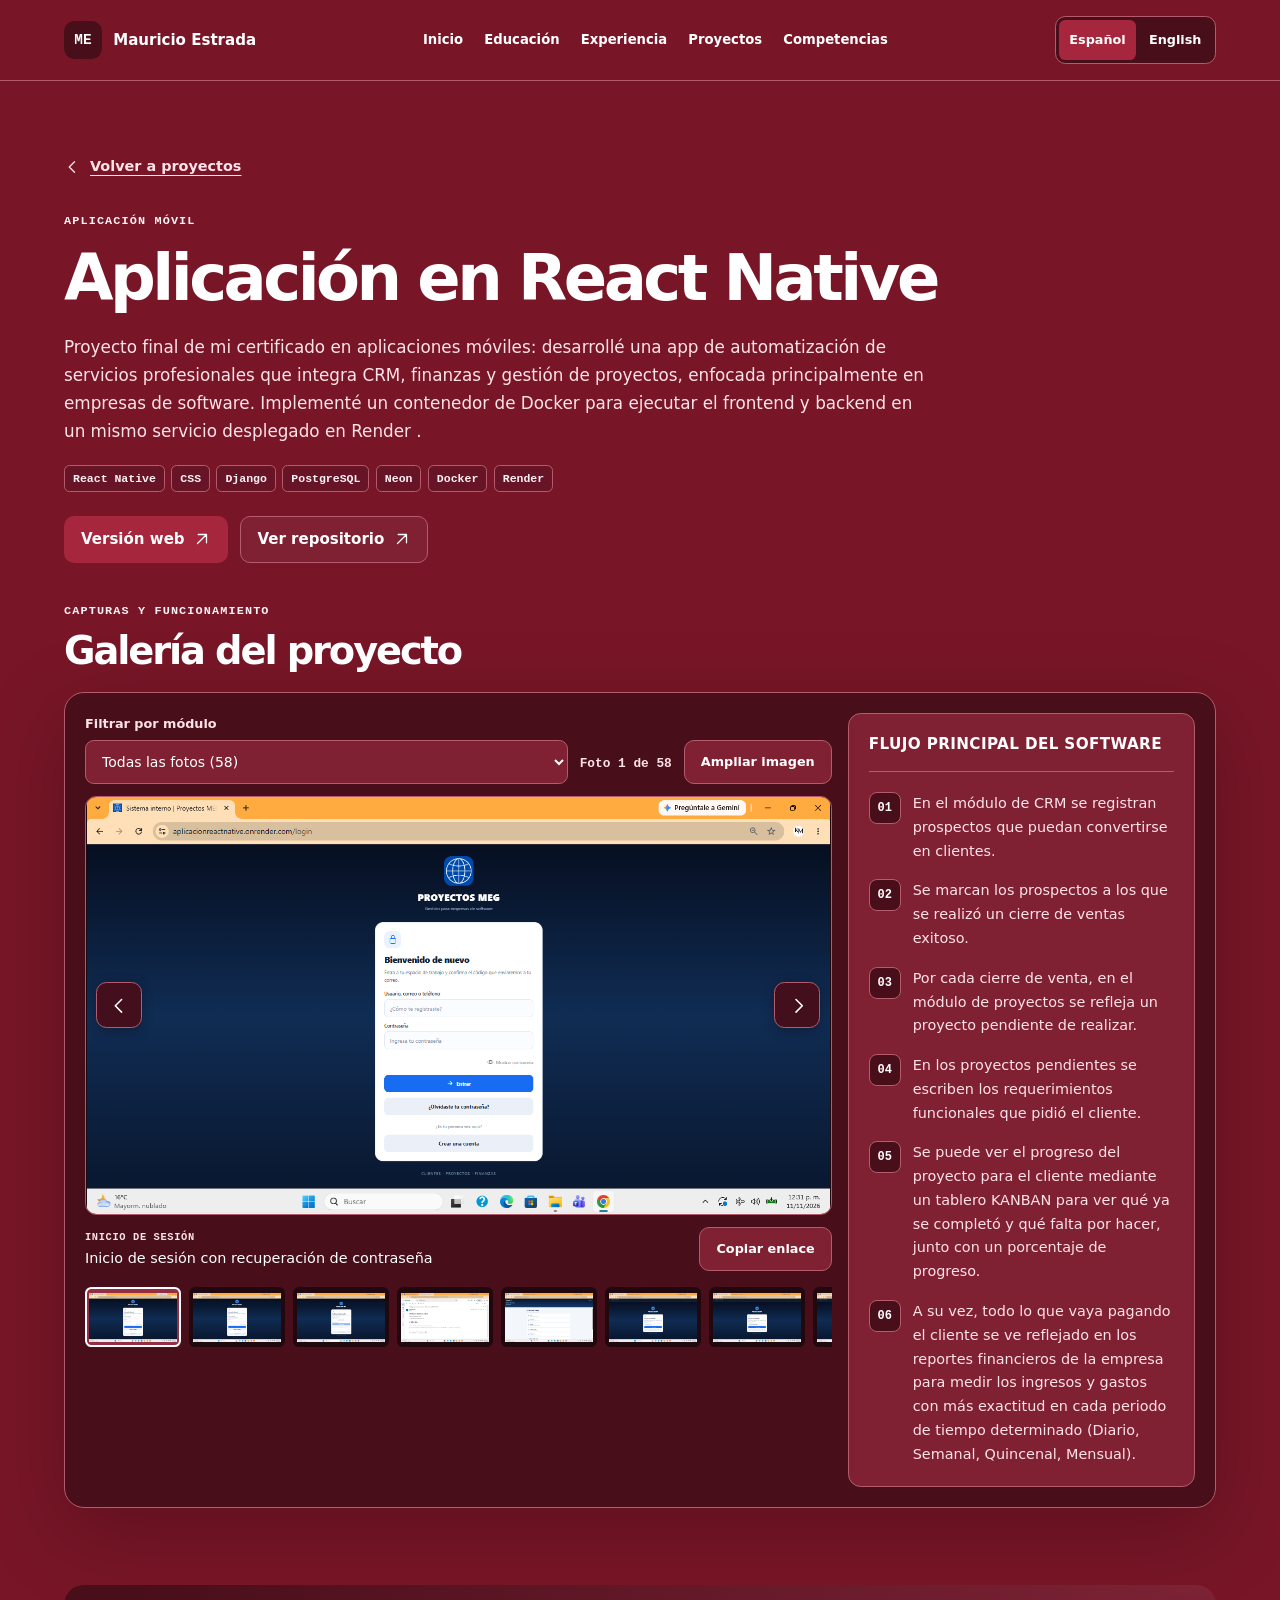
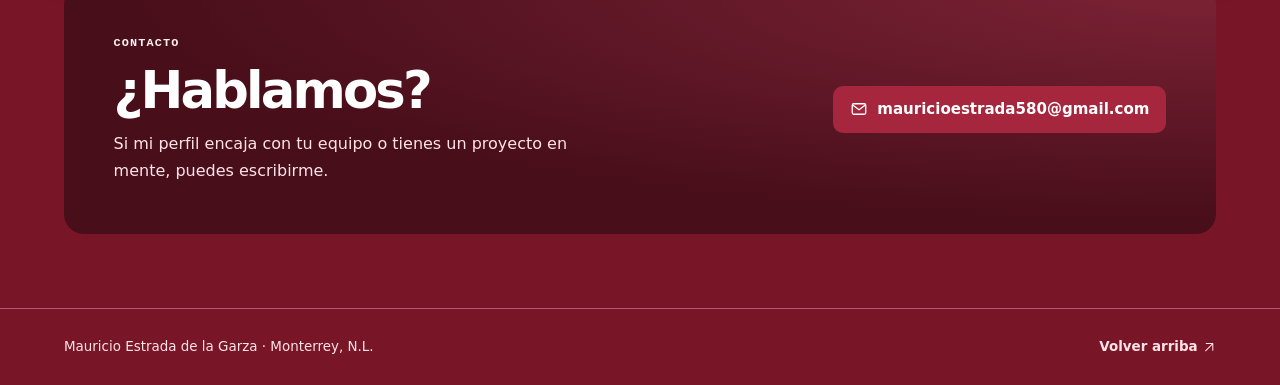
<file: proyecto-react-native.html>
<!doctype html>
<html lang="es-MX">
<head>
  <meta charset="utf-8">
  <meta name="viewport" content="width=device-width, initial-scale=1">
  <meta name="description" data-i18n-content="projects.reactNative.meta" content="Aplicación en React Native: detalles, tecnologías, capturas y funcionamiento del proyecto de Mauricio Estrada de la Garza.">
  <meta name="theme-color" content="#781627">
  <title data-i18n="projects.reactNative.title">Aplicación en React Native | Mauricio Estrada</title>
  <link rel="icon" href="data:image/svg+xml,%3Csvg xmlns='http://www.w3.org/2000/svg' viewBox='0 0 48 48'%3E%3Crect width='48' height='48' rx='10' fill='%23480e1a'/%3E%3Ctext x='24' y='30' text-anchor='middle' fill='%23ffffff' font-family='monospace' font-size='18' font-weight='bold'%3EME%3C/text%3E%3C/svg%3E">
  <link rel="stylesheet" href="styles.css">
  <script src="i18n.js" defer></script>
  <script src="assets/galleries/react-native/gallery-data.js" defer></script>
  <script src="gallery.js" defer></script>
</head>
<body id="inicio">
  <svg class="icon-library" xmlns="http://www.w3.org/2000/svg" aria-hidden="true">
    <symbol id="arrow-down" viewBox="0 0 24 24"><path d="M12 4v15m-6-6 6 6 6-6"/></symbol>
    <symbol id="arrow-up-right" viewBox="0 0 24 24"><path d="M6 18 18 6M7 6h11v11"/></symbol>
    <symbol id="chevron" viewBox="0 0 24 24"><path d="m6 9 6 6 6-6"/></symbol>
    <symbol id="arrow-left" viewBox="0 0 24 24"><path d="m14 5-7 7 7 7"/></symbol>
    <symbol id="arrow-right" viewBox="0 0 24 24"><path d="m10 5 7 7-7 7"/></symbol>
    <symbol id="close-icon" viewBox="0 0 24 24"><path d="m6 6 12 12M18 6 6 18"/></symbol>
    <symbol id="photos-icon" viewBox="0 0 24 24"><rect x="3" y="3" width="18" height="18" rx="2"/><circle cx="8" cy="8" r="1.5"/><path d="m3 17 5-5 4 4 3-3 6 6"/></symbol>
    <symbol id="phone-icon" viewBox="0 0 24 24"><path d="m8 3 3 5-3 2a13 13 0 0 0 6 6l2-3 5 3v3a2 2 0 0 1-2 2A18 18 0 0 1 3 5a2 2 0 0 1 2-2Z"/></symbol>
    <symbol id="location-icon" viewBox="0 0 24 24"><path d="M19 10c0 5-7 11-7 11S5 15 5 10a7 7 0 0 1 14 0Z"/><circle cx="12" cy="10" r="2.5"/></symbol>
    <symbol id="mail-icon" viewBox="0 0 24 24"><rect x="3" y="5" width="18" height="14" rx="2"/><path d="m4 7 8 6 8-6"/></symbol>
    <symbol id="code-icon" viewBox="0 0 24 24"><path d="m8 7-5 5 5 5m8-10 5 5-5 5m-3-14-2 18"/></symbol>
    <symbol id="people-icon" viewBox="0 0 24 24"><circle cx="9" cy="8" r="3"/><path d="M3 20v-2a5 5 0 0 1 5-5h2a5 5 0 0 1 5 5v2m1-15a3 3 0 0 1 0 6m2 3a5 5 0 0 1 3 4v2"/></symbol>
    <symbol id="language-icon" viewBox="0 0 24 24"><path d="M3 5h12M9 3v2m4 0c-1 6-4 9-9 11m1-8c1 3 3 5 6 7m2 6 4-11 4 11m-6.5-4h5"/></symbol>
  </svg>

  <a class="skip-link" href="#contenido" data-i18n="common.skip">Saltar al contenido</a>
  <header class="site-header">
    <div class="container header-inner">
      <a class="wordmark" href="index.html#inicio" aria-label="Mauricio Estrada, inicio" data-i18n-aria-label="common.brandHome"><span class="monogram" aria-hidden="true">ME</span><span>Mauricio Estrada</span></a>
      <nav class="site-nav" aria-label="Navegación principal" data-i18n-aria-label="common.nav.label">
        <a href="index.html#inicio" data-i18n="common.nav.home">Inicio</a>
        <a href="index.html#educacion" data-i18n="common.nav.education">Educación</a>
        <a href="index.html#experiencia" data-i18n="common.nav.experience">Experiencia</a>
        <a href="index.html#proyectos" data-i18n="common.nav.projects">Proyectos</a>
        <a href="index.html#competencias" data-i18n="common.nav.skills">Competencias</a>
      </nav>
      <nav class="language-switch" aria-label="Idioma" data-i18n-aria-label="common.languageLabel">
        <a href="?lang=es" lang="es" hreflang="es" data-language="es">Español</a>
        <a href="?lang=en" lang="en" hreflang="en" data-language="en">English</a>
      </nav>
    </div>
  </header>

  <main id="contenido" tabindex="-1">
    <section class="container project-intro" aria-labelledby="project-title">
      <a class="project-back" href="index.html#proyectos"><svg class="icon" aria-hidden="true"><use href="#arrow-left"/></svg><span data-i18n="common.backProjects">Volver a proyectos</span></a>
      <p class="eyebrow project-kind" data-i18n="projects.reactNative.kind">Aplicación móvil</p>
      <h1 id="project-title" data-i18n="projects.reactNative.heading">Aplicación en React Native</h1>
      <p class="project-summary" data-i18n="projects.reactNative.summary">Proyecto final de mi certificado en aplicaciones móviles: desarrollé una app de automatización de servicios profesionales que integra CRM, finanzas y gestión de proyectos, enfocada principalmente en empresas de software. Implementé un contenedor de Docker para ejecutar el frontend y backend en un mismo servicio desplegado en Render .</p>
      <ul class="tags" data-i18n-aria-label="projects.reactNative.technologies" aria-label="Tecnologías de la aplicación en React Native"><li>React Native</li><li>CSS</li><li>Django</li><li>PostgreSQL</li><li>Neon</li><li>Docker</li><li>Render</li></ul>
      <div class="project-actions" role="group" aria-label="Enlaces del proyecto" data-i18n-aria-label="common.projectLinks">
        <a class="button button-primary" href="https://aplicacionreactnative.onrender.com/login" target="_blank" rel="noopener noreferrer"><span data-i18n="common.webVersion">Versión web</span> <span class="sr-only" data-i18n="common.newTab">(abre en una pestaña nueva)</span><svg class="icon" aria-hidden="true"><use href="#arrow-up-right"/></svg></a>
        <a class="button button-outline" href="https://github.com/mauricioedlg/aplicacionReactNative/tree/v1" target="_blank" rel="noopener noreferrer"><span data-i18n="common.viewRepository">Ver repositorio</span> <span class="sr-only" data-i18n="common.githubNewTab">en GitHub (abre en una pestaña nueva)</span><svg class="icon" aria-hidden="true"><use href="#arrow-up-right"/></svg></a>
      </div>
    </section>

    <section class="container project-gallery-section" aria-labelledby="gallery-title">
      <div class="section-heading"><p class="eyebrow section-number" data-i18n="gallery.eyebrow">Capturas y funcionamiento</p><h2 id="gallery-title" data-i18n="gallery.heading">Galería del proyecto</h2></div>
      <div class="project-gallery" id="project-gallery" data-gallery="react-native" role="region" aria-labelledby="gallery-title" aria-describedby="gallery-help">
        <div class="gallery-panel">
          <p class="sr-only" id="gallery-help" data-i18n="gallery.help">Selecciona un módulo para filtrar las fotos. Enfoca el visor o una miniatura y usa las flechas izquierda y derecha para navegar; Inicio y Fin seleccionan la primera y la última foto.</p>
          <div class="gallery-layout has-workflow">
            <div class="gallery-media">
              <div class="gallery-toolbar">
                <div class="gallery-filter"><label for="gallery-module" data-i18n="gallery.filter">Filtrar por módulo</label><select id="gallery-module" disabled><option value="all">Todas las fotos (58)</option></select></div>
                <p class="gallery-position" id="gallery-position" role="status" aria-live="polite" aria-atomic="true">Foto 1 de 58</p>
                <button class="button button-outline gallery-zoom" type="button" data-gallery-zoom data-i18n="gallery.zoomIn" disabled aria-pressed="false" aria-controls="gallery-image">Ampliar imagen</button>
              </div>
              <div class="gallery-viewer" tabindex="0" role="group" aria-label="Visor de capturas del proyecto" data-i18n-aria-label="gallery.viewer" style="--gallery-image-ratio: 1365 / 767">
                <button class="gallery-icon-button gallery-previous" type="button" data-gallery-previous disabled aria-label="Ver foto anterior" data-i18n-aria-label="gallery.previous"><svg class="icon" aria-hidden="true"><use href="#arrow-left"/></svg></button>
                <figure class="gallery-figure">
                  <img class="gallery-image" id="gallery-image" src="assets/galleries/react-native/captura-123133.webp" alt="Proyectos MEG en el navegador con el formulario de inicio de sesión y el botón ¿Olvidaste tu contraseña?." width="1365" height="767" decoding="async" draggable="false">
                  <figcaption class="sr-only" id="gallery-image-description">Inicio de sesión: Inicio de sesión con recuperación de contraseña</figcaption>
                </figure>
                <p class="gallery-image-status" id="gallery-image-status" role="status" hidden></p>
                <button class="gallery-icon-button gallery-next" type="button" data-gallery-next disabled aria-label="Ver foto siguiente" data-i18n-aria-label="gallery.next"><svg class="icon" aria-hidden="true"><use href="#arrow-right"/></svg></button>
              </div>
              <div class="gallery-caption">
                <div class="gallery-caption-copy"><p class="eyebrow" id="gallery-current-module">Inicio de sesión</p><p id="gallery-current-caption">Inicio de sesión con recuperación de contraseña</p></div>
                <button class="button button-outline gallery-share" type="button" data-gallery-share data-i18n="gallery.shareCopy" disabled>Copiar enlace</button>
              </div>
              <div class="gallery-share-feedback" hidden>
                <p id="gallery-share-status" role="status" aria-live="polite"></p>
                <input type="text" id="gallery-share-url" aria-label="Enlace directo a este proyecto" data-i18n-aria-label="gallery.directLink" readonly hidden>
              </div>
              <div class="gallery-thumbnails" id="gallery-thumbnails" role="group" aria-label="Seleccionar una foto" data-i18n-aria-label="gallery.selectPhoto"></div>
            </div>
            <aside class="gallery-workflow" aria-labelledby="gallery-workflow-title">
              <h3 id="gallery-workflow-title" data-i18n="gallery.workflowTitle">Flujo principal del software</h3>
              <ol class="gallery-workflow-steps" id="gallery-workflow-steps" role="list">
                <li>En el módulo de CRM se registran prospectos que puedan convertirse en clientes.</li>
                <li>Se marcan los prospectos a los que se realizó un cierre de ventas exitoso.</li>
                <li>Por cada cierre de venta, en el módulo de proyectos se refleja un proyecto pendiente de realizar.</li>
                <li>En los proyectos pendientes se escriben los requerimientos funcionales que pidió el cliente.</li>
                <li>Se puede ver el progreso del proyecto para el cliente mediante un tablero KANBAN para ver qué ya se completó y qué falta por hacer, junto con un porcentaje de progreso.</li>
                <li>A su vez, todo lo que vaya pagando el cliente se ve reflejado en los reportes financieros de la empresa para medir los ingresos y gastos con más exactitud en cada periodo de tiempo determinado (Diario, Semanal, Quincenal, Mensual).</li>
              </ol>
            </aside>
          </div>
        </div>
      </div>
      <noscript><p data-i18n="gallery.noscript">Activa JavaScript para filtrar las fotos y recorrer la galería completa.</p></noscript>
    </section>

    <section class="container contact-section" id="contacto" aria-labelledby="contacto-titulo">
      <div class="contact-panel">
        <div><p class="eyebrow" data-i18n="common.contact.eyebrow">Contacto</p><h2 id="contacto-titulo" data-i18n="common.contact.title">¿Hablamos?</h2><p data-i18n="common.contact.description">Si mi perfil encaja con tu equipo o tienes un proyecto en mente, puedes escribirme.</p></div>
        <a class="button button-contact" href="mailto:mauricioestrada580@gmail.com"><svg class="icon" aria-hidden="true"><use href="#mail-icon"/></svg><span>mauricioestrada580<wbr>@gmail.com</span></a>
      </div>
    </section>
  </main>
  <footer class="site-footer">
    <div class="container footer-inner"><p>Mauricio Estrada de la Garza <span>· Monterrey, N.L.</span></p><a href="#inicio"><span data-i18n="common.backTop">Volver arriba</span> <svg class="icon" aria-hidden="true"><use href="#arrow-up-right"/></svg></a></div>
  </footer>
</body>
</html>
</file>
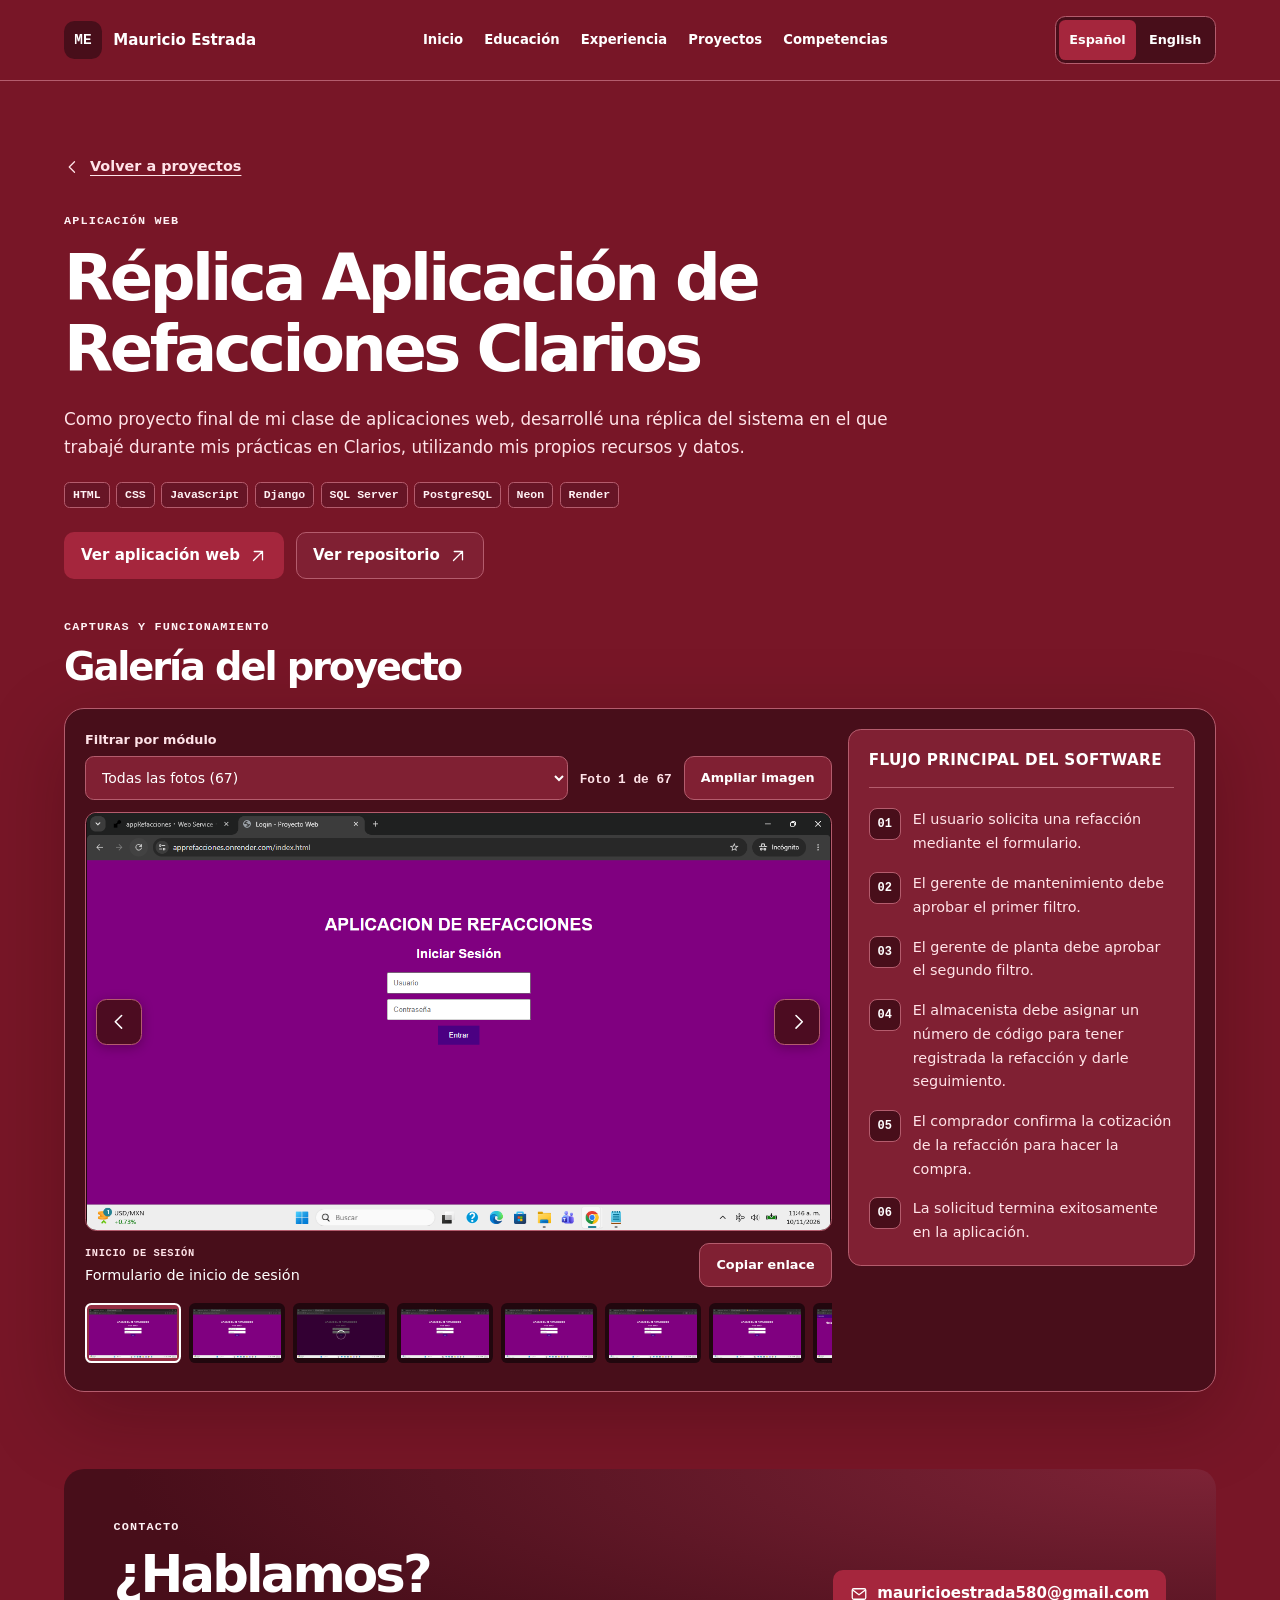
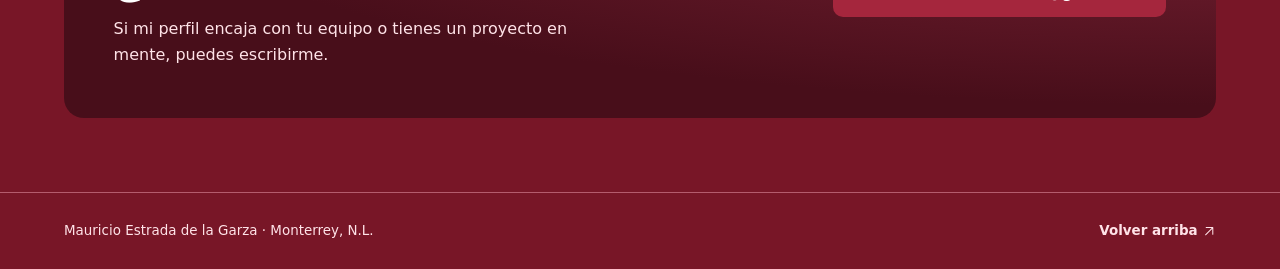
<file: proyecto-refacciones.html>
<!doctype html>
<html lang="es-MX">
<head>
  <meta charset="utf-8">
  <meta name="viewport" content="width=device-width, initial-scale=1">
  <meta name="description" data-i18n-content="projects.parts.meta" content="Réplica Aplicación de Refacciones Clarios: detalles, tecnologías, capturas y funcionamiento del proyecto de Mauricio Estrada de la Garza.">
  <meta name="theme-color" content="#781627">
  <title data-i18n="projects.parts.title">Réplica Aplicación de Refacciones Clarios | Mauricio Estrada</title>
  <link rel="icon" href="data:image/svg+xml,%3Csvg xmlns='http://www.w3.org/2000/svg' viewBox='0 0 48 48'%3E%3Crect width='48' height='48' rx='10' fill='%23480e1a'/%3E%3Ctext x='24' y='30' text-anchor='middle' fill='%23ffffff' font-family='monospace' font-size='18' font-weight='bold'%3EME%3C/text%3E%3C/svg%3E">
  <link rel="stylesheet" href="styles.css">
  <script src="i18n.js" defer></script>
  <script src="assets/galleries/refacciones/gallery-data.js" defer></script>
  <script src="gallery.js" defer></script>
</head>
<body id="inicio">
  <svg class="icon-library" xmlns="http://www.w3.org/2000/svg" aria-hidden="true">
    <symbol id="arrow-down" viewBox="0 0 24 24"><path d="M12 4v15m-6-6 6 6 6-6"/></symbol>
    <symbol id="arrow-up-right" viewBox="0 0 24 24"><path d="M6 18 18 6M7 6h11v11"/></symbol>
    <symbol id="chevron" viewBox="0 0 24 24"><path d="m6 9 6 6 6-6"/></symbol>
    <symbol id="arrow-left" viewBox="0 0 24 24"><path d="m14 5-7 7 7 7"/></symbol>
    <symbol id="arrow-right" viewBox="0 0 24 24"><path d="m10 5 7 7-7 7"/></symbol>
    <symbol id="close-icon" viewBox="0 0 24 24"><path d="m6 6 12 12M18 6 6 18"/></symbol>
    <symbol id="photos-icon" viewBox="0 0 24 24"><rect x="3" y="3" width="18" height="18" rx="2"/><circle cx="8" cy="8" r="1.5"/><path d="m3 17 5-5 4 4 3-3 6 6"/></symbol>
    <symbol id="phone-icon" viewBox="0 0 24 24"><path d="m8 3 3 5-3 2a13 13 0 0 0 6 6l2-3 5 3v3a2 2 0 0 1-2 2A18 18 0 0 1 3 5a2 2 0 0 1 2-2Z"/></symbol>
    <symbol id="location-icon" viewBox="0 0 24 24"><path d="M19 10c0 5-7 11-7 11S5 15 5 10a7 7 0 0 1 14 0Z"/><circle cx="12" cy="10" r="2.5"/></symbol>
    <symbol id="mail-icon" viewBox="0 0 24 24"><rect x="3" y="5" width="18" height="14" rx="2"/><path d="m4 7 8 6 8-6"/></symbol>
    <symbol id="code-icon" viewBox="0 0 24 24"><path d="m8 7-5 5 5 5m8-10 5 5-5 5m-3-14-2 18"/></symbol>
    <symbol id="people-icon" viewBox="0 0 24 24"><circle cx="9" cy="8" r="3"/><path d="M3 20v-2a5 5 0 0 1 5-5h2a5 5 0 0 1 5 5v2m1-15a3 3 0 0 1 0 6m2 3a5 5 0 0 1 3 4v2"/></symbol>
    <symbol id="language-icon" viewBox="0 0 24 24"><path d="M3 5h12M9 3v2m4 0c-1 6-4 9-9 11m1-8c1 3 3 5 6 7m2 6 4-11 4 11m-6.5-4h5"/></symbol>
  </svg>

  <a class="skip-link" href="#contenido" data-i18n="common.skip">Saltar al contenido</a>
  <header class="site-header">
    <div class="container header-inner">
      <a class="wordmark" href="index.html#inicio" aria-label="Mauricio Estrada, inicio" data-i18n-aria-label="common.brandHome"><span class="monogram" aria-hidden="true">ME</span><span>Mauricio Estrada</span></a>
      <nav class="site-nav" aria-label="Navegación principal" data-i18n-aria-label="common.nav.label">
        <a href="index.html#inicio" data-i18n="common.nav.home">Inicio</a>
        <a href="index.html#educacion" data-i18n="common.nav.education">Educación</a>
        <a href="index.html#experiencia" data-i18n="common.nav.experience">Experiencia</a>
        <a href="index.html#proyectos" data-i18n="common.nav.projects">Proyectos</a>
        <a href="index.html#competencias" data-i18n="common.nav.skills">Competencias</a>
      </nav>
      <nav class="language-switch" aria-label="Idioma" data-i18n-aria-label="common.languageLabel">
        <a href="?lang=es" lang="es" hreflang="es" data-language="es">Español</a>
        <a href="?lang=en" lang="en" hreflang="en" data-language="en">English</a>
      </nav>
    </div>
  </header>

  <main id="contenido" tabindex="-1">
    <section class="container project-intro" aria-labelledby="project-title">
      <a class="project-back" href="index.html#proyectos"><svg class="icon" aria-hidden="true"><use href="#arrow-left"/></svg><span data-i18n="common.backProjects">Volver a proyectos</span></a>
      <p class="eyebrow project-kind" data-i18n="projects.parts.kind">Aplicación web</p>
      <h1 id="project-title" data-i18n="projects.parts.heading">Réplica Aplicación de Refacciones Clarios</h1>
      <p class="project-summary" data-i18n="projects.parts.summary">Como proyecto final de mi clase de aplicaciones web, desarrollé una réplica del sistema en el que trabajé durante mis prácticas en Clarios, utilizando mis propios recursos y datos.</p>
      <ul class="tags" data-i18n-aria-label="projects.parts.technologies" aria-label="Tecnologías de la réplica de la Aplicación de Refacciones Clarios"><li>HTML</li><li>CSS</li><li>JavaScript</li><li>Django</li><li>SQL Server</li><li>PostgreSQL</li><li>Neon</li><li>Render</li></ul>
      <div class="project-actions" role="group" aria-label="Enlaces del proyecto" data-i18n-aria-label="common.projectLinks">
        <a class="button button-primary" href="https://apprefacciones.onrender.com/index.html" target="_blank" rel="noopener noreferrer"><span data-i18n="common.viewWebApp">Ver aplicación web</span> <span class="sr-only" data-i18n="common.newTab">(abre en una pestaña nueva)</span><svg class="icon" aria-hidden="true"><use href="#arrow-up-right"/></svg></a>
        <a class="button button-outline" href="https://github.com/mauricioedlg/appRefacciones" target="_blank" rel="noopener noreferrer"><span data-i18n="common.viewRepository">Ver repositorio</span> <span class="sr-only" data-i18n="common.githubNewTab">en GitHub (abre en una pestaña nueva)</span><svg class="icon" aria-hidden="true"><use href="#arrow-up-right"/></svg></a>
      </div>
    </section>

    <section class="container project-gallery-section" aria-labelledby="gallery-title">
      <div class="section-heading"><p class="eyebrow section-number" data-i18n="gallery.eyebrow">Capturas y funcionamiento</p><h2 id="gallery-title" data-i18n="gallery.heading">Galería del proyecto</h2></div>
      <div class="project-gallery" id="project-gallery" data-gallery="refacciones" role="region" aria-labelledby="gallery-title" aria-describedby="gallery-help">
        <div class="gallery-panel">
          <p class="sr-only" id="gallery-help" data-i18n="gallery.help">Selecciona un módulo para filtrar las fotos. Enfoca el visor o una miniatura y usa las flechas izquierda y derecha para navegar; Inicio y Fin seleccionan la primera y la última foto.</p>
          <div class="gallery-layout has-workflow">
            <div class="gallery-media">
              <div class="gallery-toolbar">
                <div class="gallery-filter"><label for="gallery-module" data-i18n="gallery.filter">Filtrar por módulo</label><select id="gallery-module" disabled><option value="all">Todas las fotos (67)</option></select></div>
                <p class="gallery-position" id="gallery-position" role="status" aria-live="polite" aria-atomic="true">Foto 1 de 67</p>
                <button class="button button-outline gallery-zoom" type="button" data-gallery-zoom data-i18n="gallery.zoomIn" disabled aria-pressed="false" aria-controls="gallery-image">Ampliar imagen</button>
              </div>
              <div class="gallery-viewer" tabindex="0" role="group" aria-label="Visor de capturas del proyecto" data-i18n-aria-label="gallery.viewer" style="--gallery-image-ratio: 1365 / 767">
                <button class="gallery-icon-button gallery-previous" type="button" data-gallery-previous disabled aria-label="Ver foto anterior" data-i18n-aria-label="gallery.previous"><svg class="icon" aria-hidden="true"><use href="#arrow-left"/></svg></button>
                <figure class="gallery-figure">
                  <img class="gallery-image" id="gallery-image" src="assets/galleries/refacciones/captura-114615.webp" alt="Formulario de acceso de la Aplicación de Refacciones con campos de usuario y contraseña." width="1365" height="767" decoding="async" draggable="false">
                  <figcaption class="sr-only" id="gallery-image-description">Inicio de sesión: Formulario de inicio de sesión</figcaption>
                </figure>
                <p class="gallery-image-status" id="gallery-image-status" role="status" hidden></p>
                <button class="gallery-icon-button gallery-next" type="button" data-gallery-next disabled aria-label="Ver foto siguiente" data-i18n-aria-label="gallery.next"><svg class="icon" aria-hidden="true"><use href="#arrow-right"/></svg></button>
              </div>
              <div class="gallery-caption">
                <div class="gallery-caption-copy"><p class="eyebrow" id="gallery-current-module">Inicio de sesión</p><p id="gallery-current-caption">Formulario de inicio de sesión</p></div>
                <button class="button button-outline gallery-share" type="button" data-gallery-share data-i18n="gallery.shareCopy" disabled>Copiar enlace</button>
              </div>
              <div class="gallery-share-feedback" hidden>
                <p id="gallery-share-status" role="status" aria-live="polite"></p>
                <input type="text" id="gallery-share-url" aria-label="Enlace directo a este proyecto" data-i18n-aria-label="gallery.directLink" readonly hidden>
              </div>
              <div class="gallery-thumbnails" id="gallery-thumbnails" role="group" aria-label="Seleccionar una foto" data-i18n-aria-label="gallery.selectPhoto"></div>
            </div>
            <aside class="gallery-workflow" aria-labelledby="gallery-workflow-title">
              <h3 id="gallery-workflow-title" data-i18n="gallery.workflowTitle">Flujo principal del software</h3>
              <ol class="gallery-workflow-steps" id="gallery-workflow-steps" role="list">
                <li>El usuario solicita una refacción mediante el formulario.</li>
                <li>El gerente de mantenimiento debe aprobar el primer filtro.</li>
                <li>El gerente de planta debe aprobar el segundo filtro.</li>
                <li>El almacenista debe asignar un número de código para tener registrada la refacción y darle seguimiento.</li>
                <li>El comprador confirma la cotización de la refacción para hacer la compra.</li>
                <li>La solicitud termina exitosamente en la aplicación.</li>
              </ol>
            </aside>
          </div>
        </div>
      </div>
      <noscript><p data-i18n="gallery.noscript">Activa JavaScript para filtrar las fotos y recorrer la galería completa.</p></noscript>
    </section>

    <section class="container contact-section" id="contacto" aria-labelledby="contacto-titulo">
      <div class="contact-panel">
        <div><p class="eyebrow" data-i18n="common.contact.eyebrow">Contacto</p><h2 id="contacto-titulo" data-i18n="common.contact.title">¿Hablamos?</h2><p data-i18n="common.contact.description">Si mi perfil encaja con tu equipo o tienes un proyecto en mente, puedes escribirme.</p></div>
        <a class="button button-contact" href="mailto:mauricioestrada580@gmail.com"><svg class="icon" aria-hidden="true"><use href="#mail-icon"/></svg><span>mauricioestrada580<wbr>@gmail.com</span></a>
      </div>
    </section>
  </main>
  <footer class="site-footer">
    <div class="container footer-inner"><p>Mauricio Estrada de la Garza <span>· Monterrey, N.L.</span></p><a href="#inicio"><span data-i18n="common.backTop">Volver arriba</span> <svg class="icon" aria-hidden="true"><use href="#arrow-up-right"/></svg></a></div>
  </footer>
</body>
</html>
</file>
<file: styles.css>
:root {
  color-scheme: dark;
  --paper: #781627;
  --surface: #802033;
  --ink: #fff;
  --muted: #ffe3e8;
  --accent: #fff2f5;
  --line: #b45c6d;
  --soft: #952e43;
  --dark: #480e1a;
  --action: #a5263d;
  --sans: system-ui, -apple-system, BlinkMacSystemFont, "Segoe UI", sans-serif;
  --mono: ui-monospace, "Cascadia Code", "Consolas", monospace;
  --radius: 1.25rem;
}

*, *::before, *::after { box-sizing: border-box; }
[hidden] { display: none !important; }
html { scroll-behavior: smooth; }
body { margin: 0; color: var(--ink); background: var(--paper); font: 1rem/1.65 var(--sans); }
figure, p, h1, h2, h3, h4, ol, ul, dl, dd { margin: 0; }
a { color: inherit; }
a, summary { -webkit-tap-highlight-color: transparent; }
:focus-visible { outline: 3px solid #ffd2db; outline-offset: 4px; }
section[id] { scroll-margin-top: 2rem; }
img { display: block; max-width: 100%; }
h1, h2, h3, h4 { line-height: 1.12; }
h1 { font-size: clamp(3rem, 5.9vw, 5.25rem); font-weight: 790; letter-spacing: -.075em; }
h1 span { display: block; color: var(--accent); }
h2 { font-size: clamp(2rem, 4vw, 3.35rem); font-weight: 780; letter-spacing: -.055em; }
h3 { font-size: 1.45rem; font-weight: 750; letter-spacing: -.03em; }
h4 { font-size: 1rem; font-weight: 700; }
.container { width: min(72rem, calc(100% - 4rem)); margin-inline: auto; }
.section { padding-block: clamp(3.75rem, 7vw, 6rem); }
.eyebrow { font: 650 .74rem/1.5 var(--mono); letter-spacing: .095em; text-transform: uppercase; }
.section-heading { margin-bottom: 2.25rem; }
.section-number { margin-bottom: .7rem; color: var(--accent); }
.icon { width: 1.125rem; height: 1.125rem; flex: none; fill: none; stroke: currentColor; stroke-width: 1.7; stroke-linecap: round; stroke-linejoin: round; }
.icon-library, .sr-only { position: absolute; width: 1px; height: 1px; padding: 0; overflow: hidden; clip-path: inset(50%); white-space: nowrap; border: 0; }
.skip-link { position: fixed; z-index: 3; top: 1rem; left: 1rem; padding: .7rem 1rem; transform: translateY(-200%); border-radius: .5rem; background: var(--dark); color: var(--ink); }
.skip-link:focus { transform: translateY(0); }
.status-dot { display: inline-block; width: .45rem; height: .45rem; flex: none; border-radius: 50%; background: currentColor; }

.site-header { border-bottom: 1px solid var(--line); }
.header-inner { display: flex; min-height: 5rem; align-items: center; justify-content: space-between; gap: .6rem 1.5rem; }
.wordmark { display: inline-flex; flex: none; align-items: center; gap: .7rem; min-height: 2.75rem; font-size: .94rem; font-weight: 750; text-decoration: none; white-space: nowrap; }
.monogram { display: grid; width: 2.375rem; aspect-ratio: 1; place-items: center; border-radius: .65rem; background: var(--dark); color: var(--ink); font: 700 .9rem var(--mono); }
.site-nav { display: flex; flex-wrap: wrap; align-items: center; gap: .2rem clamp(.7rem, 1.65vw, 1.5rem); }
.site-nav a { display: inline-flex; align-items: center; min-height: 2.75rem; font-size: .825rem; font-weight: 650; text-decoration: none; }
.site-nav a:hover, .site-footer a:hover { text-decoration: underline; text-underline-offset: .25em; }
.language-switch { display: inline-flex; flex: none; align-items: center; gap: .15rem; padding: .2rem; border: 1px solid var(--line); border-radius: .65rem; background: var(--dark); }
.language-switch a { display: inline-flex; min-height: 2.5rem; align-items: center; justify-content: center; padding: .4rem .65rem; border-radius: .4rem; font-size: .8rem; font-weight: 650; text-decoration: none; }
.language-switch a:hover { background: var(--surface); }
.language-switch a[aria-current="true"] { background: var(--action); color: var(--ink); }
.language-status { flex-basis: 100%; color: var(--muted); font-size: .8rem; }

.hero { padding-block: clamp(2.5rem, 5vw, 4rem); border-bottom: 1px solid var(--line); background: var(--dark); }
.hero-content { display: flex; min-width: 0; flex-direction: column; align-items: center; text-align: center; }
.hero-portrait { width: clamp(9rem, 15vw, 11rem); height: auto; aspect-ratio: 4 / 5; object-fit: cover; object-position: center 35%; border: 3px solid #fff1f5; border-radius: .85rem; box-shadow: 0 .75rem 2.5rem #0006; }
.hero h1 { max-width: 100%; margin-top: 1.35rem; font-size: clamp(2rem, 4.3vw, 3.5rem); line-height: 1.15; letter-spacing: -.045em; text-wrap: balance; }
.hero-role { margin-top: .65rem; color: var(--accent); font-size: clamp(1rem, 1.7vw, 1.2rem); font-weight: 650; line-height: 1.55; text-wrap: balance; }
.hero-role > span { margin-inline: .2rem; }
.hero-contact-list, .hero-social-links { display: flex; max-width: 100%; flex-wrap: wrap; align-items: center; justify-content: center; gap: .2rem 1.5rem; padding: 0; list-style: none; }
.hero-contact-list { margin-top: 1.15rem; font-size: .94rem; }
.hero-contact-list li, .hero-social-links li { min-width: 0; max-width: 100%; }
.hero-contact-list a, .hero-contact-item, .hero-social-links a { display: inline-flex; min-height: 2.75rem; max-width: 100%; align-items: center; justify-content: center; gap: .55rem; text-decoration: none; }
.hero-contact-list a > span, .hero-contact-item > span { min-width: 0; overflow-wrap: anywhere; }
.hero-contact-list .icon, .hero-social-links .icon { width: 1.2rem; height: 1.2rem; color: var(--accent); }
.icon-brand { fill: currentColor; stroke: none; }
.hero-social-links { margin-top: .2rem; column-gap: 1.75rem; font-size: .95rem; font-weight: 700; }
.hero-contact-list a:hover, .hero-social-links a:hover { text-decoration: underline; text-underline-offset: .25em; }
.hero-bio { width: min(100%, 52rem); margin-top: 1.5rem; padding-top: 1.4rem; border-top: 1px solid #ffffff40; color: var(--muted); font-size: 1rem; line-height: 1.75; text-wrap: pretty; }
.hero-bio p + p { margin-top: .5rem; }
.button { display: inline-flex; align-items: center; justify-content: center; gap: .55rem; max-width: 100%; min-height: 2.875rem; padding: .65rem 1rem; border: 1px solid transparent; border-radius: .625rem; font-size: .94rem; font-weight: 710; text-decoration: none; }
.button-primary, .button-contact { background: var(--action); color: var(--ink); }
.button-primary:hover, .button-contact:hover { background: #b73149; }
.button-outline { border-color: var(--line); background: var(--surface); }
.button-outline:hover { background: var(--soft); }
.projects-section { border-block: 1px solid var(--line); background: #601222; }

.education-grid { display: grid; grid-template-columns: minmax(0, 1fr); gap: 2.5rem; }
.education-card { display: flex; min-width: 0; max-width: 50rem; flex-direction: column; align-items: center; margin-inline: auto; text-align: center; }
.education-logo { width: 14rem; height: 6.5rem; margin-bottom: 1.25rem; padding: 1rem; border-radius: .6rem; background: #fff; object-fit: contain; }
.education-university { margin-bottom: .45rem; color: var(--accent); font-size: clamp(.95rem, 1.5vw, 1.1rem); font-weight: 750; line-height: 1.5; text-transform: uppercase; text-wrap: balance; }
.education-card h3 { font-size: clamp(1.2rem, 2vw, 1.55rem); line-height: 1.4; text-wrap: balance; }
.period { color: var(--muted); font: 550 .8rem/1.6 var(--mono); }
.education-card .period { margin-top: .45rem; }
.education-status { display: inline-block; color: var(--muted); }
.education-description { max-width: 43rem; margin-top: 1rem; color: var(--muted); font-size: .95rem; line-height: 1.75; text-wrap: pretty; }
.certifications { min-width: 0; }
.certifications > h3 { margin-bottom: 1.25rem; font-size: 1.35rem; text-align: center; }
.certificate-list { display: flex; flex-wrap: wrap; justify-content: center; gap: 1.25rem; padding: 0; list-style: none; }
.certificate-card { display: flex; min-width: 0; flex: 0 1 calc((100% - 2.5rem) / 3); flex-direction: column; padding: .55rem; border: 1px solid var(--line); border-radius: .75rem; background: var(--surface); }
.certificate-image { width: 100%; height: auto; aspect-ratio: 2 / 1; border: 1px solid var(--line); border-radius: .35rem; background: var(--dark); object-fit: cover; }
.certificate-copy { display: flex; flex: 1; flex-direction: column; align-items: center; padding: 1.1rem .65rem .8rem; text-align: center; }
.certificate-copy h4 { font-size: 1rem; line-height: 1.45; text-wrap: balance; }
.certificate-copy p { margin-block: .85rem 1rem; color: var(--muted); font-size: .9rem; line-height: 1.65; }
.certificate-provider { margin-top: auto; color: var(--accent); font: 600 .72rem/1.5 var(--mono); letter-spacing: .04em; }

.experience-section { padding-top: 0; }
.experience-grid { display: grid; grid-template-columns: repeat(2, minmax(0, 1fr)); gap: 1.5rem; align-items: stretch; }
.experience-card { min-width: 0; padding: clamp(1.25rem, 2.5vw, 1.75rem); border: 1px solid var(--line); border-radius: 2.25rem; background: var(--surface); }
.experience-gallery { display: grid; grid-template-columns: repeat(2, minmax(0, 1fr)); gap: .75rem; }
.experience-photo { display: block; min-width: 0; overflow: hidden; aspect-ratio: 4 / 3; border: 1px solid var(--line); border-radius: .95rem; background: var(--dark); }
.experience-photo:focus-visible { outline-offset: -4px; }
.experience-photo img { width: 100%; height: 100%; object-fit: cover; object-position: center; }
.experience-card-body { padding-top: 1.5rem; }
.experience-meta { display: grid; justify-items: center; gap: .75rem; text-align: center; }
.experience-meta h3 { display: flex; min-height: 3rem; align-items: center; justify-content: center; font-size: 1.6rem; }
.company-logo { width: auto; max-width: min(100%, 13rem); height: 2.5rem; object-fit: contain; }
.experience-meta .period { min-width: 0; }
.experience-role { margin-top: 1.5rem; font-size: 1.08rem; line-height: 1.4; text-align: center; }
.experience-tasks { display: grid; gap: .75rem; padding-left: 1.1rem; margin-top: 1.1rem; color: var(--muted); font-size: .96rem; }
.experience-tasks li { padding-left: .15rem; }
.experience-tasks li::marker { color: var(--accent); }

.project-list { display: flex; flex-wrap: wrap; justify-content: center; gap: 2rem; margin-inline: auto; }
.project-card { display: flex; min-width: 0; flex: 0 1 calc((100% - 2rem) / 2); flex-direction: column; gap: .75rem; padding: .75rem; border: 2px solid var(--line); background: var(--surface); }
.project-image { width: 100%; height: auto; min-height: 0; aspect-ratio: 16 / 7; object-fit: contain; border: 1px solid var(--line); background: var(--dark); }
.project-screenshot { object-fit: contain; }
.card-body { display: flex; min-width: 0; flex-direction: column; padding: clamp(1.1rem, 3vw, 1.5rem); border: 1px solid var(--line); }
.project-card > .card-body { flex: 1; }
.project-kind { display: flex; align-items: center; gap: .45rem; margin-bottom: .75rem; color: var(--accent); }
.project-card h3 { font-size: clamp(1.7rem, 2.6vw, 2.3rem); letter-spacing: -.045em; }
.project-description { margin-block: .8rem 1.1rem; color: var(--muted); font-size: .96rem; }
.project-links { display: flex; flex-direction: column; align-items: center; gap: .5rem; padding-block: .1rem .25rem; }
.project-links .button { width: min(100%, 20rem); text-align: center; }
.button-project-details { border-color: #fff; background: #fff; color: var(--action); font: 750 .94rem/1.5 var(--sans); cursor: pointer; }
.button-project-details:hover { border-color: #fff2f5; background: #fff2f5; color: #781627; }
.tags { display: flex; flex-wrap: wrap; gap: .4rem; padding: 0; list-style: none; }
.tags li { padding: .22rem .5rem; border: 1px solid var(--line); border-radius: .35rem; background: #671526; color: var(--accent); font: 600 .72rem/1.5 var(--mono); }
.case-details { margin-top: .75rem; }
.case-details summary { display: flex; align-items: center; gap: .4rem; width: fit-content; min-height: 2.75rem; cursor: pointer; list-style: none; color: var(--accent); font-size: .875rem; font-weight: 700; }
.case-details summary::-webkit-details-marker { display: none; }
.case-details summary:hover { text-decoration: underline; text-underline-offset: .22em; }
.case-details summary .icon { width: 1rem; height: 1rem; }
.case-details[open] summary .icon { transform: rotate(180deg); }
.case-copy { padding-left: .85rem; border-left: 2px solid var(--line); color: var(--muted); font-size: .9rem; }
.case-copy p + p { margin-top: .65rem; }
.case-copy strong { color: var(--ink); }

.project-intro { padding-block: clamp(2rem, 5vw, 4rem) 2.5rem; }
.project-back { display: inline-flex; min-height: 2.75rem; align-items: center; gap: .5rem; margin-bottom: 1.5rem; color: var(--muted); font-size: .9rem; font-weight: 650; text-underline-offset: .25em; }
.project-intro h1 { max-width: 60rem; font-size: clamp(2.25rem, 5vw, 4rem); line-height: 1.12; letter-spacing: -.055em; overflow-wrap: anywhere; }
.project-summary { max-width: 54rem; margin-block: 1.25rem; color: var(--muted); font-size: 1.05rem; }
.project-actions { display: flex; flex-wrap: wrap; gap: .75rem; margin-top: 1.5rem; }
.project-gallery-section { padding-bottom: clamp(3rem, 6vw, 5rem); }
.project-gallery-section .section-heading { margin-bottom: 1.25rem; }
.project-gallery-section .eyebrow.section-number { margin-bottom: .5rem; }
.project-gallery-section h2 { font-size: clamp(1.75rem, 3vw, 2.5rem); }
.project-gallery { min-width: 0; border: 1px solid var(--line); border-radius: var(--radius); background: var(--dark); color: var(--ink); box-shadow: 0 1.5rem 5rem #16020740; }
.gallery-panel { display: flex; min-width: 0; flex-direction: column; }
.gallery-layout { display: grid; min-width: 0; grid-template-columns: minmax(0, 1fr); align-items: start; gap: 1rem; padding: 1.25rem; }
.gallery-layout.has-workflow { grid-template-columns: minmax(0, 2.15fr) minmax(16rem, 1fr); }
.gallery-media { display: flex; min-width: 0; min-height: 0; flex-direction: column; }
.gallery-icon-button { display: inline-flex; width: 2.875rem; height: 2.875rem; flex: none; align-items: center; justify-content: center; padding: 0; border: 1px solid var(--line); border-radius: .65rem; background: var(--surface); color: var(--ink); cursor: pointer; }
.gallery-icon-button:hover { background: var(--soft); }
.gallery-icon-button:disabled { opacity: .35; cursor: default; }
.gallery-icon-button .icon { width: 1.35rem; height: 1.35rem; }
.gallery-toolbar { display: grid; flex: none; grid-template-columns: minmax(0, 1fr) auto auto; align-items: end; gap: .75rem; padding-bottom: .75rem; }
.gallery-filter { display: grid; min-width: 0; gap: .35rem; }
.gallery-filter label { color: var(--muted); font-size: .8rem; font-weight: 650; }
.gallery-filter select { width: 100%; min-width: 0; min-height: 2.75rem; padding: .6rem 2rem .6rem .75rem; border: 1px solid var(--line); border-radius: .55rem; background: var(--surface); color: var(--ink); font: inherit; font-size: .875rem; text-overflow: ellipsis; cursor: pointer; }
.gallery-position { padding-bottom: .65rem; color: var(--muted); font: 600 .8rem/1.5 var(--mono); white-space: nowrap; }
.gallery-viewer { position: relative; width: 100%; min-height: 0; flex: none; aspect-ratio: var(--gallery-image-ratio, 16 / 9); border: 1px solid var(--line); border-radius: .7rem; background: #21070e; overflow: hidden; }
.gallery-previous, .gallery-next { position: absolute; z-index: 1; top: 50%; transform: translateY(-50%); background: #480e1aeb; box-shadow: 0 .15rem .75rem #16020750; }
.gallery-previous { left: .65rem; }
.gallery-next { right: .65rem; }
.gallery-figure { display: flex; height: 100%; min-width: 0; min-height: 0; align-items: center; justify-content: center; margin: 0; overflow: hidden; }
.gallery-image { width: 100%; height: 100%; min-height: 0; object-fit: contain; }
.gallery-figure.is-zoomed { display: block; overflow: auto; overscroll-behavior: contain; }
.gallery-figure.is-zoomed .gallery-image { max-width: none; height: auto; }
.gallery-image-status { position: absolute; inset: 50% 4.5rem auto; padding: .5rem; border-radius: .4rem; background: var(--dark); color: var(--muted); font-size: .875rem; text-align: center; transform: translateY(-50%); pointer-events: none; }
.gallery-caption { display: flex; flex: none; align-items: center; flex-wrap: wrap; gap: .75rem; padding: .75rem 0; }
.gallery-caption-copy { display: grid; min-width: 0; flex: 1 1 14rem; gap: .2rem; }
.gallery-caption .eyebrow { color: var(--muted); font-size: .65rem; letter-spacing: .06em; }
.gallery-caption-copy > p:last-child { font-size: .9rem; line-height: 1.4; }
.gallery-share { min-height: 2.75rem; flex: none; color: var(--ink); white-space: nowrap; font: 650 .8rem/1.4 var(--sans); cursor: pointer; }
.gallery-share:disabled { opacity: .5; cursor: default; }
.gallery-share-feedback { display: grid; min-width: 0; gap: .5rem; margin-bottom: .75rem; padding: .65rem .75rem; border: 1px solid var(--line); border-radius: .55rem; background: var(--surface); }
.gallery-share-feedback p { color: var(--muted); font-size: .8rem; line-height: 1.5; overflow-wrap: anywhere; }
#gallery-share-url { width: 100%; min-width: 0; min-height: 2.75rem; padding: .55rem .65rem; border: 1px solid var(--line); border-radius: .4rem; background: var(--dark); color: var(--ink); font: .8rem/1.5 var(--mono); user-select: all; }
.gallery-zoom { min-height: 2.75rem; white-space: nowrap; font: 650 .8rem/1.4 var(--sans); cursor: pointer; }
.gallery-zoom:disabled { opacity: .5; cursor: default; }
.gallery-thumbnails { display: flex; position: relative; min-height: 4.5rem; flex: none; gap: .5rem; padding: .25rem 0 .35rem; overflow-x: auto; overscroll-behavior-x: contain; scrollbar-width: thin; scrollbar-color: var(--line) var(--dark); }
.gallery-thumbnail { width: 6rem; height: 3.75rem; flex: none; padding: .15rem; border: 2px solid transparent; border-radius: .4rem; background: #21070e; cursor: pointer; }
.gallery-thumbnail img { width: 100%; height: 100%; object-fit: contain; }
.gallery-thumbnail:hover { border-color: var(--line); }
.gallery-thumbnail[aria-current="true"] { border-color: var(--ink); background: var(--soft); }
.gallery-workflow { min-width: 0; padding: 1.25rem; border: 1px solid var(--line); border-radius: .8rem; background: var(--surface); }
.gallery-workflow h3 { padding-bottom: 1rem; border-bottom: 1px solid var(--line); font-size: .95rem; line-height: 1.4; letter-spacing: .025em; text-transform: uppercase; }
.gallery-workflow-steps { display: grid; gap: 1rem; margin-top: 1.25rem; padding: 0; list-style: none; counter-reset: gallery-step; }
.gallery-workflow-steps li { position: relative; min-height: 2rem; padding-left: 2.75rem; color: var(--muted); font-size: .9rem; line-height: 1.65; counter-increment: gallery-step; overflow-wrap: anywhere; }
.gallery-workflow-steps li::before { content: counter(gallery-step, decimal-leading-zero); display: grid; position: absolute; top: 0; left: 0; width: 2rem; height: 2rem; place-items: center; border: 1px solid var(--line); border-radius: .5rem; background: var(--dark); color: var(--ink); font: 700 .75rem/1 var(--mono); }

@media (max-width: 64rem) {
  .gallery-layout.has-workflow { grid-template-columns: minmax(0, 1fr); }
  .gallery-media { min-height: 0; }
}

@media (max-width: 40rem) {
  .gallery-layout { gap: 1rem; padding: .85rem; }
  .gallery-toolbar { grid-template-columns: minmax(0, 1fr) auto; gap: .65rem; padding-bottom: .75rem; }
  .gallery-filter { grid-column: 1 / -1; grid-row: 1; }
  .gallery-zoom { grid-column: 2; grid-row: 2; }
  .gallery-position { align-self: center; padding-bottom: 0; font-size: .75rem; }
  .gallery-previous, .gallery-next { width: 2.75rem; height: 2.75rem; }
  .gallery-previous { left: .35rem; }
  .gallery-next { right: .35rem; }
  .gallery-image-status { inset-inline: 3.25rem; }
  .gallery-caption { align-items: stretch; flex-direction: column; padding-block: .65rem; }
  .gallery-caption-copy { flex: none; }
  .gallery-share { align-self: flex-start; }
  .gallery-zoom { padding-inline: .7rem; font-size: .75rem; }
  .gallery-workflow { padding: 1rem; }
}

@media (max-height: 32rem) {
  .gallery-layout { padding-block: .65rem; }
  .gallery-toolbar { padding-bottom: .5rem; }
  .gallery-position { padding-bottom: 0; }
  .gallery-caption { padding-block: .4rem; }
  .gallery-thumbnails { min-height: 3rem; }
  .gallery-thumbnail { width: 4rem; height: 2.5rem; }
}

.competencies-grid { display: grid; grid-template-columns: 1fr 1.2fr .8fr; gap: 1.25rem; align-items: stretch; }
.competency-card { min-width: 0; padding: clamp(1.3rem, 2.5vw, 1.8rem); border: 1px solid var(--line); border-radius: var(--radius); background: var(--surface); }
.competency-icon { display: grid; width: 2.7rem; height: 2.7rem; place-items: center; margin-bottom: 1.3rem; border-radius: .7rem; background: var(--dark); color: var(--accent); }
.competency-icon .icon { width: 1.35rem; height: 1.35rem; }
.competency-card h3 { margin-bottom: 1.25rem; font-size: 1.35rem; }
.skill-list { display: grid; gap: .6rem; padding-left: 1rem; color: var(--muted); font-size: .9rem; }
.skill-list li { padding-left: .1rem; }
.skill-list li::marker { color: var(--accent); }
.technology-list, .language-list { display: grid; gap: 1rem; }
.technology-list dt, .language-list dt { font-size: .9rem; font-weight: 700; }
.technology-list dd, .language-list dd { margin-top: .2rem; color: var(--muted); font-size: .875rem; line-height: 1.65; }
.language-list > div + div { padding-top: 1rem; border-top: 1px solid var(--line); }

.contact-section { padding-bottom: clamp(2.75rem, 6vw, 4.65rem); }
.contact-panel { display: grid; grid-template-columns: minmax(0, 1fr) auto; align-items: center; gap: 1.5rem 2rem; padding: clamp(1.45rem, 5vw, 3.1rem); border-radius: var(--radius); background: radial-gradient(ellipse at right top, #7d2336, var(--dark) 67%); color: var(--ink); }
.contact-panel .eyebrow { margin-bottom: .6rem; color: var(--accent); }
.contact-panel p:not(.eyebrow) { max-width: 32rem; margin-top: .75rem; color: var(--muted); }
.button-contact { width: fit-content; overflow-wrap: anywhere; }
.button-contact span { min-width: 0; }
.site-footer { border-top: 1px solid var(--line); }
.footer-inner { display: flex; align-items: center; flex-wrap: wrap; justify-content: space-between; gap: .5rem 1rem; padding-block: 1rem; color: var(--muted); font-size: .84rem; }
.site-footer a { display: inline-flex; min-height: 2.75rem; align-items: center; gap: .25rem; font-weight: 650; text-decoration: none; }
.site-footer .icon { width: .9rem; height: .9rem; }

@media (max-width: 64rem) {
  .header-inner { flex-wrap: wrap; padding-block: .75rem; }
  .site-nav { column-gap: 1.25rem; }
  .competencies-grid { grid-template-columns: 1fr 1fr; }
  .competency-card:last-child { grid-column: 1 / -1; }
  .language-list { grid-template-columns: 1fr 1fr; }
  .language-list > div + div { padding-top: 0; border-top: 0; }
  .contact-panel { grid-template-columns: 1fr; }
}

@media (max-width: 48rem) {
  .container { width: calc(100% - 2.5rem); }
  .header-inner { display: grid; grid-template-columns: minmax(0, 1fr) auto; align-items: center; gap: .4rem .5rem; }
  .site-nav { grid-column: 1 / -1; grid-row: 2; }
  .language-switch { grid-column: 2; grid-row: 1; }
  .language-status { grid-column: 1 / -1; }
  .certificate-card { flex-basis: calc((100% - 1.25rem) / 2); }
  h1 { max-width: 36rem; font-size: clamp(3rem, 9.4vw, 4.5rem); }
  .education-grid { gap: 2rem; }
  .experience-grid { grid-template-columns: 1fr; }
  .project-card { flex-basis: 100%; }
  .competencies-grid { gap: 1rem; }
}

@media (max-width: 35rem) {
  .container { width: calc(100% - 2rem); }
  .wordmark { gap: .5rem; font-size: .8rem; }
  .language-switch a { padding-inline: .5rem; font-size: .75rem; }
  .site-nav { column-gap: 1.15rem; }
  .site-nav a { font-size: .8rem; }
  .hero { padding-block: 2rem 2.5rem; }
  .hero-contact-list { flex-direction: column; gap: .15rem; font-size: .875rem; }
  .hero-bio { margin-top: 1.25rem; padding-top: 1.25rem; font-size: .95rem; }
  .education-logo { width: 12rem; height: 6rem; }
  .certificate-card { max-width: 26rem; flex-basis: 100%; }
  h1 { font-size: clamp(2.45rem, 9.4vw, 3.5rem); }
  .competencies-grid, .language-list { grid-template-columns: 1fr; }
  .competency-card:last-child { grid-column: auto; }
  .language-list > div + div { padding-top: 1rem; border-top: 1px solid var(--line); }
  .button-contact { padding-inline: .7rem; font-size: .84rem; }
}

@media (prefers-reduced-motion: reduce) {
  html { scroll-behavior: auto; }
}
</file>
